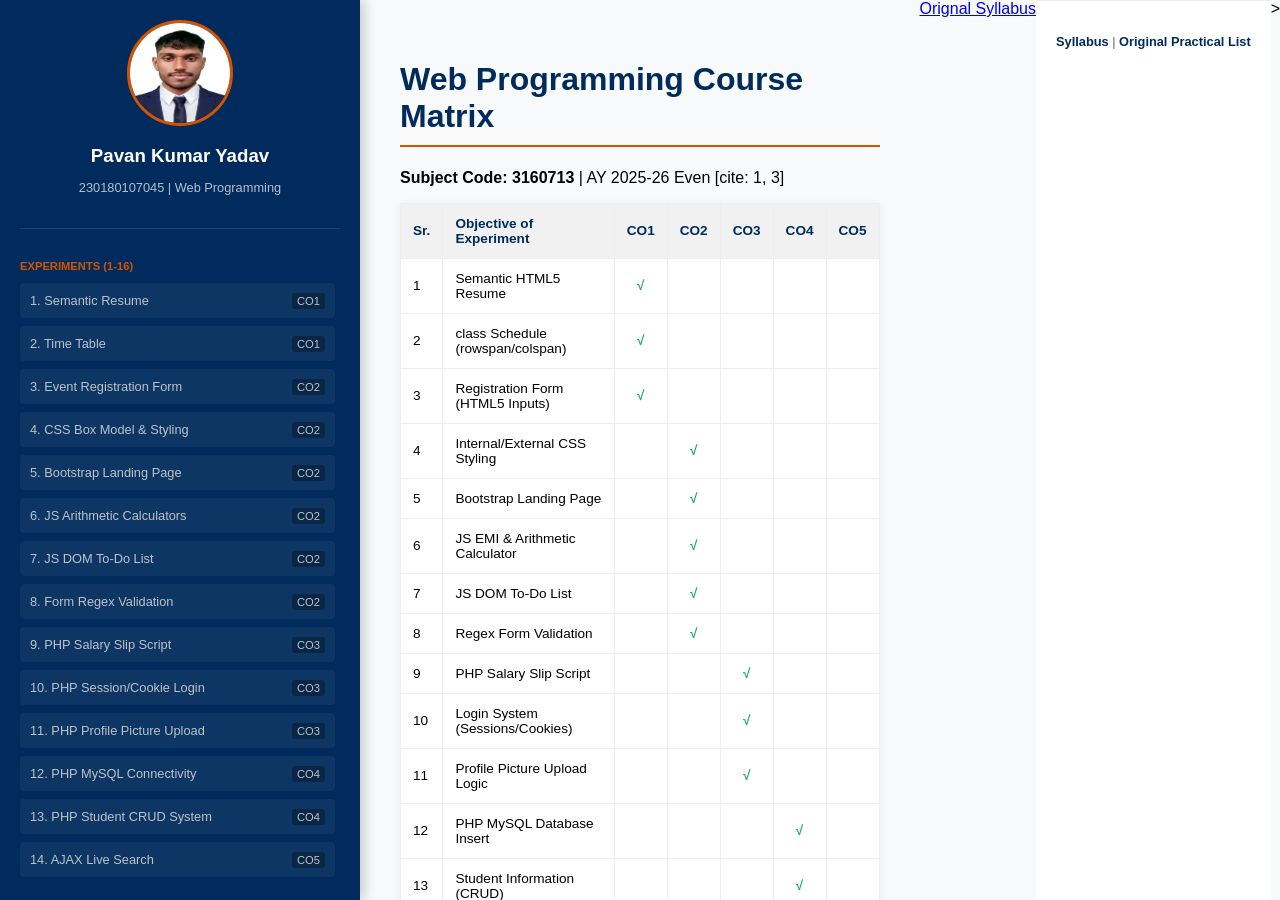
<file: index.html>
<!DOCTYPE html>
<html lang="en">

<head>
    <meta charset="UTF-8">
    <meta name="viewport" content="width=device-width, initial-scale=1.0">
    <title>Web Programming Dashboard | Pavan Kumar Yadav</title>
    <style>
        :root {
            --sidebar-blue: #002b5c;
            --accent: #d35400;
            --light-bg: #f8f9fa;
        }

        body {
            font-family: 'Segoe UI', sans-serif;
            margin: 0;
            display: flex;
            height: 100vh;
            background-color: var(--light-bg);
        }

        /* Sidebar with Scrollable Navigation */
        aside {
            width: 320px;
            background-color: var(--sidebar-blue);
            color: white;
            padding: 20px;
            display: flex;
            flex-direction: column;
            box-shadow: 4px 0 12px rgba(0, 0, 0, 0.2);
        }

        .profile-card {
            text-align: center;
            padding-bottom: 20px;
            border-bottom: 1px solid rgba(255, 255, 255, 0.1);
            margin-bottom: 20px;
        }

        .profile-card img {
            width: 100px;
            height: 100px;
            border-radius: 50%;
            border: 3px solid var(--accent);
            margin-bottom: 10px;
        }

        nav {
            overflow-y: auto;
            /* Enables scrolling for the 16 links */
            flex-grow: 1;
            padding-right: 5px;
        }

        nav::-webkit-scrollbar {
            width: 5px;
        }

        nav::-webkit-scrollbar-thumb {
            background: rgba(255, 255, 255, 0.2);
            border-radius: 10px;
        }

        nav ul {
            list-style: none;
            padding: 0;
            margin: 0;
        }

        nav li {
            margin-bottom: 8px;
        }

        nav a {
            color: #bdc3c7;
            text-decoration: none;
            font-size: 0.8rem;
            display: block;
            padding: 10px;
            background: rgba(255, 255, 255, 0.05);
            border-radius: 4px;
            transition: 0.2s;
        }

        nav a:hover {
            background: var(--accent);
            color: white;
            transform: translateX(5px);
        }

        .co-tag {
            float: right;
            font-size: 0.7rem;
            background: rgba(0, 0, 0, 0.3);
            padding: 2px 5px;
            border-radius: 3px;
        }

        /* Main Content */
        main {
            flex: 1;
            padding: 40px;
            overflow-y: auto;
        }

        h1 {
            color: var(--sidebar-blue);
            border-bottom: 2px solid var(--accent);
            padding-bottom: 10px;
        }

        table {
            width: 100%;
            border-collapse: collapse;
            background: white;
            box-shadow: 0 2px 10px rgba(0, 0, 0, 0.05);
        }

        th,
        td {
            padding: 12px;
            border: 1px solid #eee;
            font-size: 0.85rem;
            text-align: left;
        }

        th {
            background: #f1f1f1;
            color: var(--sidebar-blue);
        }

        .tick {
            color: #27ae60;
            font-weight: bold;
            text-align: center;
        }

        .dashboard-footer {
            text-align: center;
            padding: 20px;
            background: #fff;
            border-top: 1px solid #eee;
            font-size: 0.8rem;
            color: #666;
        }

        .dashboard-footer a {
            color: var(--sidebar-blue);
            text-decoration: none;
            font-weight: bold;
        }
    </style>
</head>

<body>

    <aside>
        <div class="profile-card">
            <img src="pavan.jpg" alt="Pavan Yadav">
            <h3 style="margin:5px 0;">Pavan Kumar Yadav</h3>
            <p style="font-size:0.8rem; opacity:0.7;">230180107045 | Web Programming</p>
        </div>

        <nav>
            <p style="color:var(--accent); font-weight:bold; font-size:0.7rem; text-transform:uppercase;">Experiments
                (1-16)</p>
            <ul>
                <li><a href="exp1.html">1. Semantic Resume <span class="co-tag">CO1</span></a></li>
                <li><a href="exp2.html">2. Time Table <span class="co-tag">CO1</span></a></li>
                <li><a href="exp3.html">3. Event Registration Form <span class="co-tag">CO2</span></a></li>
                <li><a href="exp4.html">4. CSS Box Model & Styling <span class="co-tag">CO2</span></a></li>
                <li><a href="exp5.html">5. Bootstrap Landing Page <span class="co-tag">CO2</span></a></li>
                <li><a href="exp6.html">6. JS Arithmetic Calculators <span class="co-tag">CO2</span></a></li>
                <li><a href="exp7.html">7. JS DOM To-Do List <span class="co-tag">CO2</span></a></li>
                <li><a href="exp8.html">8. Form Regex Validation <span class="co-tag">CO2</span></a></li>
                <li><a href="exp9.php">9. PHP Salary Slip Script <span class="co-tag">CO3</span></a></li>
                <li><a href="exp10.php">10. PHP Session/Cookie Login <span class="co-tag">CO3</span></a></li>
                <li><a href="exp11.php">11. PHP Profile Picture Upload <span class="co-tag">CO3</span></a></li>
                <li><a href="exp12.php">12. PHP MySQL Connectivity <span class="co-tag">CO4</span></a></li>
                <li><a href="exp13.php">13. PHP Student CRUD System <span class="co-tag">CO4</span></a></li>
                <li><a href="exp14.html">14. AJAX Live Search <span class="co-tag">CO5</span></a></li>
                <li><a href="exp15.html">15. jQuery Image Carousel <span class="co-tag">CO5</span></a></li>
                <li><a href="exp16.html">16. PHP REST API (JSON) <span class="co-tag">CO5</span></a></li>
            </ul>
        </nav>
    </aside>

    <main>
        <h1>Web Programming Course Matrix</h1>
        <p><strong>Subject Code: 3160713</strong> | AY 2025-26 Even [cite: 1, 3]</p>

        <table>
            <thead>
                <tr>
                    <th>Sr.</th>
                    <th>Objective of Experiment</th>
                    <th>CO1</th>
                    <th>CO2</th>
                    <th>CO3</th>
                    <th>CO4</th>
                    <th>CO5</th>
                </tr>
            </thead>
            <tbody>
                <tr>
                    <td>1</td>
                    <td>Semantic HTML5 Resume </td>
                    <td class="tick">√</td>
                    <td></td>
                    <td></td>
                    <td></td>
                    <td></td>
                </tr>
                <tr>
                    <td>2</td>
                    <td>class Schedule (rowspan/colspan) </td>
                    <td class="tick">√</td>
                    <td></td>
                    <td></td>
                    <td></td>
                    <td></td>
                </tr>
                <tr>
                    <td>3</td>
                    <td>Registration Form (HTML5 Inputs) </td>
                    <td class="tick">√</td>
                    <td></td>
                    <td></td>
                    <td></td>
                    <td></td>
                </tr>
                <tr>
                    <td>4</td>
                    <td>Internal/External CSS Styling </td>
                    <td></td>
                    <td class="tick">√</td>
                    <td></td>
                    <td></td>
                    <td></td>
                </tr>
                <tr>
                    <td>5</td>
                    <td>Bootstrap Landing Page </td>
                    <td></td>
                    <td class="tick">√</td>
                    <td></td>
                    <td></td>
                    <td></td>
                </tr>
                <tr>
                    <td>6</td>
                    <td>JS EMI & Arithmetic Calculator </td>
                    <td></td>
                    <td class="tick">√</td>
                    <td></td>
                    <td></td>
                    <td></td>
                </tr>
                <tr>
                    <td>7</td>
                    <td>JS DOM To-Do List </td>
                    <td></td>
                    <td class="tick">√</td>
                    <td></td>
                    <td></td>
                    <td></td>
                </tr>
                <tr>
                    <td>8</td>
                    <td>Regex Form Validation </td>
                    <td></td>
                    <td class="tick">√</td>
                    <td></td>
                    <td></td>
                    <td></td>
                </tr>
                <tr>
                    <td>9</td>
                    <td>PHP Salary Slip Script </td>
                    <td></td>
                    <td></td>
                    <td class="tick">√</td>
                    <td></td>
                    <td></td>
                </tr>
                <tr>
                    <td>10</td>
                    <td>Login System (Sessions/Cookies) </td>
                    <td></td>
                    <td></td>
                    <td class="tick">√</td>
                    <td></td>
                    <td></td>
                </tr>
                <tr>
                    <td>11</td>
                    <td>Profile Picture Upload Logic </td>
                    <td></td>
                    <td></td>
                    <td class="tick">√</td>
                    <td></td>
                    <td></td>
                </tr>
                <tr>
                    <td>12</td>
                    <td>PHP MySQL Database Insert </td>
                    <td></td>
                    <td></td>
                    <td></td>
                    <td class="tick">√</td>
                    <td></td>
                </tr>
                <tr>
                    <td>13</td>
                    <td>Student Information (CRUD) </td>
                    <td></td>
                    <td></td>
                    <td></td>
                    <td class="tick">√</td>
                    <td></td>
                </tr>
                <tr>
                    <td>14</td>
                    <td>AJAX Live Search Feature </td>
                    <td></td>
                    <td></td>
                    <td></td>
                    <td></td>
                    <td class="tick">√</td>
                </tr>
                <tr>
                    <td>15</td>
                    <td>jQuery Responsive Carousel </td>
                    <td></td>
                    <td></td>
                    <td></td>
                    <td></td>
                    <td class="tick">√</td>
                </tr>
                <tr>
                    <td>16</td>
                    <td>PHP REST API (JSON) </td>
                    <td></td>
                    <td></td>
                    <td></td>
                    <td></td>
                    <td class="tick">√</td>
                </tr>
            </tbody>
        </table>
    </main>
    <boby>
        <a href="https://s3-ap-southeast-1.amazonaws.com/gtusitecirculars/Syallbus/3151606.pdf">Orignal Syllabus</a>
    </boby>

    <footer class="dashboard-footer">
        <p><a href="#">Syllabus</a> | <a href="#">Original Practical List</a></p>
    </footer>

</body>

</html>>
</file>
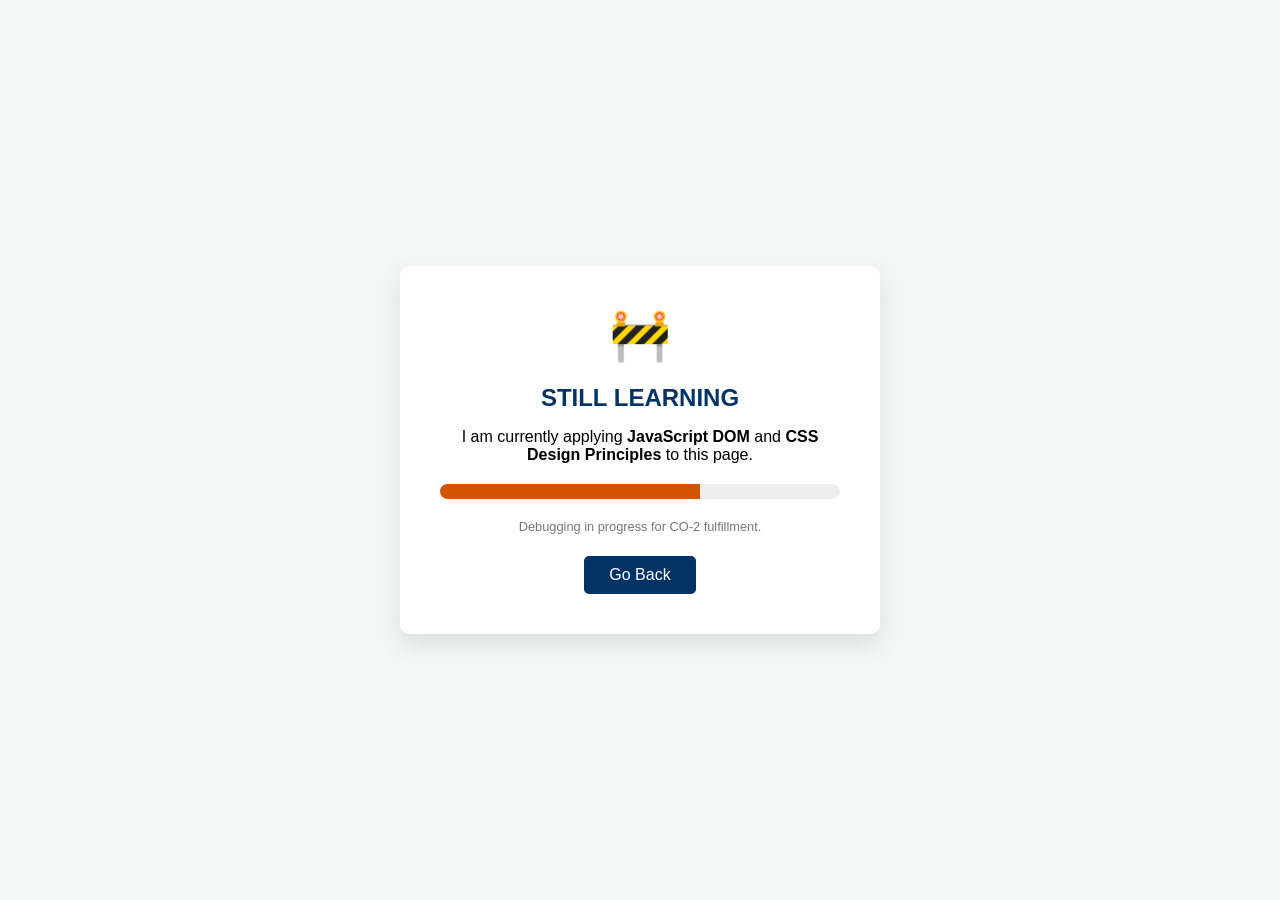
<file: coming_soon.html>
<!DOCTYPE html>
<html lang="en">

<head>
    <meta charset="UTF-8">
    <meta name="viewport" content="width=device-width, initial-scale=1.0">
    <title>Work in Progress | Pavan Yadav</title>
    <style>
        body {
            font-family: 'Segoe UI', sans-serif;
            background-color: #f4f7f6;
            display: flex;
            justify-content: center;
            align-items: center;
            height: 100vh;
            margin: 0;
        }

        .card {
            background: white;
            padding: 40px;
            border-radius: 10px;
            box-shadow: 0 10px 25px rgba(0, 0, 0, 0.1);
            text-align: center;
            max-width: 400px;
        }

        .icon {
            font-size: 50px;
            margin-bottom: 20px;
        }

        h2 {
            color: #003366;
            margin-bottom: 10px;
        }

        .progress-bar {
            background: #eee;
            border-radius: 20px;
            height: 15px;
            width: 100%;
            margin: 20px 0;
            overflow: hidden;
        }

        .progress-fill {
            background: #d35400;
            width: 65%;
            /* Adjust based on your progress */
            height: 100%;
            animation: pulse 2s infinite;
        }

        @keyframes pulse {
            0% {
                opacity: 1;
            }

            50% {
                opacity: 0.6;
            }

            100% {
                opacity: 1;
            }
        }

        .btn {
            background: #003366;
            color: white;
            text-decoration: none;
            padding: 10px 25px;
            border-radius: 5px;
            display: inline-block;
            margin-top: 10px;
        }
    </style>
</head>

<body>
    <div class="card">
        <div class="icon">🚧</div>
        <h2>STILL LEARNING</h2>
        <p>I am currently applying <strong>JavaScript DOM</strong> and <strong>CSS Design Principles</strong> to this
            page.</p>
        <div class="progress-bar">
            <div class="progress-fill"></div>
        </div>
        <p style="font-size: 0.8rem; color: #777;">Debugging in progress for CO-2 fulfillment.</p>
        <a href="index.html" class="btn">Go Back</a>
    </div>
</body>

</html>
</file>
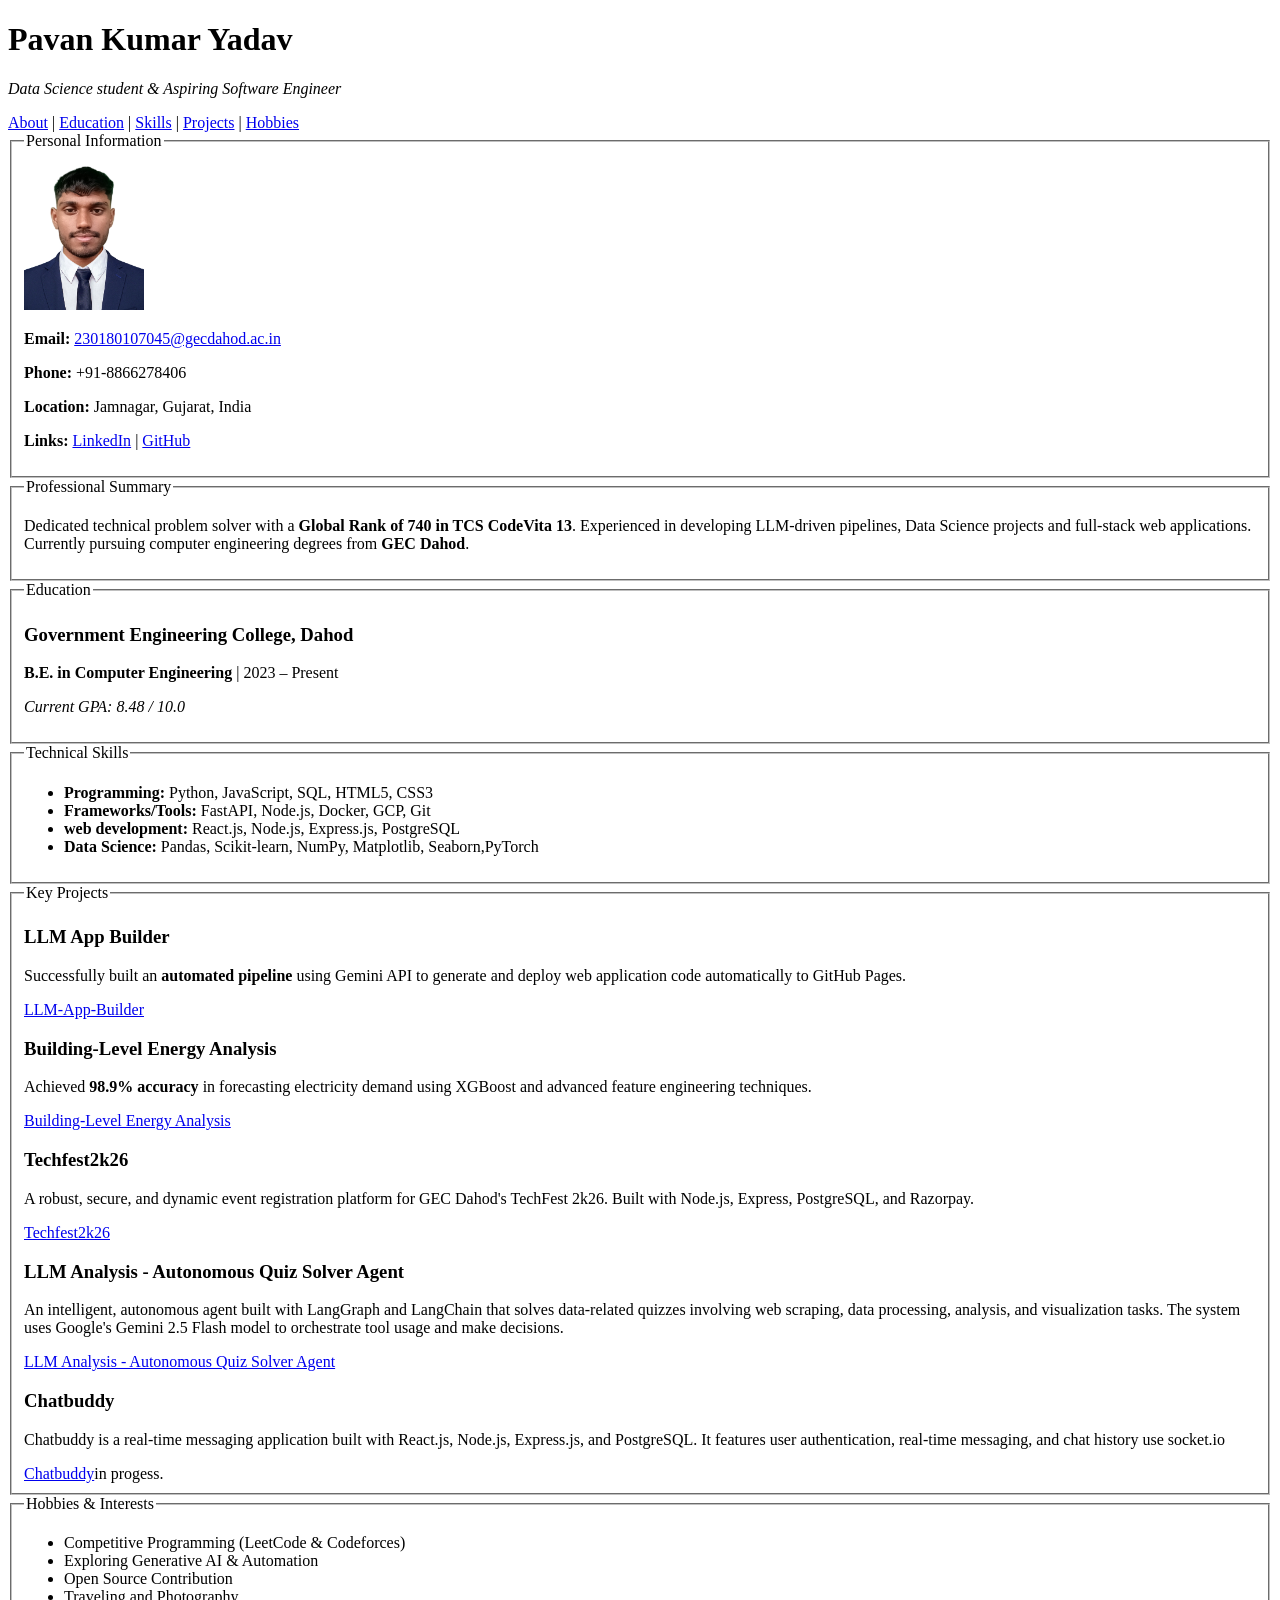
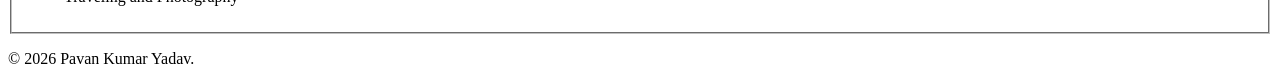
<file: exp1.html>
<!DOCTYPE html>
<html lang="en">

<head>

    <title>Professional Resume - Pavan Kumar Yadav</title>
</head>

<body>

    <header>
        <h1>Pavan Kumar Yadav</h1>
        <p><em>Data Science student & Aspiring Software Engineer</em></p>
    </header>

    <nav>
        <a href="#about">About</a> |
        <a href="#education">Education</a> |
        <a href="#skills">Skills</a> |
        <a href="#projects">Projects</a> |
        <a href="#hobbies">Hobbies</a>
    </nav>

    <fieldset id="about">
        <legend>Personal Information</legend>
        <div>
            <img src="pavan.jpg" alt="Pavan Kumar Yadav Profile" width="120">
            <p><strong>Email:</strong> <a href="mailto:230180107045@gecdahod.ac.in">230180107045@gecdahod.ac.in</a></p>
            <p><strong>Phone:</strong> +91-8866278406</p>
            <p><strong>Location:</strong> Jamnagar, Gujarat, India</p>
            <p><strong>Links:</strong>
                <a href="https://linkedin.com/in/pavan-kumar-yadav-634904363/">LinkedIn</a> |
                <a href="https://github.com/PAVAN2005-LAB">GitHub</a>
            </p>
        </div>

    </fieldset>

    <fieldset id="summary">
        <legend>Professional Summary</legend>
        <p>Dedicated technical problem solver with a <strong>Global Rank of 740 in TCS CodeVita 13</strong>.
            Experienced in developing LLM-driven pipelines, Data Science projects and full-stack web applications.
            Currently pursuing
            computer engineering degrees from <strong>GEC Dahod</strong>.</p>
    </fieldset>

    <fieldset id="education">
        <legend>Education</legend>
        <article>
            <h3>Government Engineering College, Dahod</h3>
            <p><strong>B.E. in Computer Engineering</strong> | 2023 – Present</p>
            <p><em>Current GPA: 8.48 / 10.0</em></p>
        </article>
    </fieldset>

    <fieldset id="skills">
        <legend>Technical Skills</legend>
        <ul>
            <li><strong>Programming:</strong> Python, JavaScript, SQL, HTML5, CSS3</li>
            <li><strong>Frameworks/Tools:</strong> FastAPI, Node.js, Docker, GCP, Git</li>
            <li><strong>web development:</strong> React.js, Node.js, Express.js, PostgreSQL</li>
            <li><strong>Data Science:</strong> Pandas, Scikit-learn, NumPy, Matplotlib, Seaborn,PyTorch</li>
        </ul>
    </fieldset>

    <fieldset id="projects">
        <legend>Key Projects</legend>
        <article>
            <h3>LLM App Builder</h3>
            <p>Successfully built an <strong>automated pipeline</strong> using Gemini API to generate and deploy
                web application code automatically to GitHub Pages.</p>
            <a href="https://github.com/PAVAN2005-LAB/TDS_P1_SEP_2025">LLM-App-Builder</a>
        </article>
        <article>
            <h3>Building-Level Energy Analysis</h3>
            <p>Achieved <strong>98.9% accuracy</strong> in forecasting electricity demand using XGBoost and
                advanced feature engineering techniques.</p>
            <a href="https://github.com/PAVAN2005-LAB/Energy_Consumption_Analysis">Building-Level Energy Analysis</a>
        </article>
        <article>
            <h3>Techfest2k26</h3>
            <p>A robust, secure, and dynamic event registration platform for GEC Dahod's TechFest 2k26.
                Built with Node.js, Express, PostgreSQL, and Razorpay.</p>
            <a href="https://github.com/PAVAN2005-LAB/Techfest2k26">Techfest2k26</a>
        </article>
        <article>
            <h3>LLM Analysis - Autonomous Quiz Solver Agent</h3>
            <p>An intelligent, autonomous agent built with LangGraph and LangChain that solves data-related quizzes
                involving web scraping, data processing, analysis, and visualization tasks.
                The system uses Google's Gemini 2.5 Flash model to orchestrate tool usage and make decisions.</p>
            <a href="https://github.com/PAVAN2005-LAB/TDS_P2_SEP_2025">LLM Analysis - Autonomous Quiz Solver Agent</a>
        </article>
        <article>
            <h3>Chatbuddy</h3>
            <p>Chatbuddy is a real-time messaging application built with React.js, Node.js, Express.js, and PostgreSQL.
                It features user authentication, real-time messaging, and chat history use socket.io </p>
            <a href="#">Chatbuddy</a>in progess.
        </article>
    </fieldset>

    <fieldset id="hobbies">
        <legend>Hobbies & Interests</legend>
        <ul>
            <li>Competitive Programming (LeetCode & Codeforces)</li>
            <li>Exploring Generative AI & Automation</li>
            <li>Open Source Contribution</li>
            <li>Traveling and Photography</li>
        </ul>
    </fieldset>

    <footer>
        <p>&copy; 2026 Pavan Kumar Yadav. </p>
    </footer>

</body>

</html>
</file>
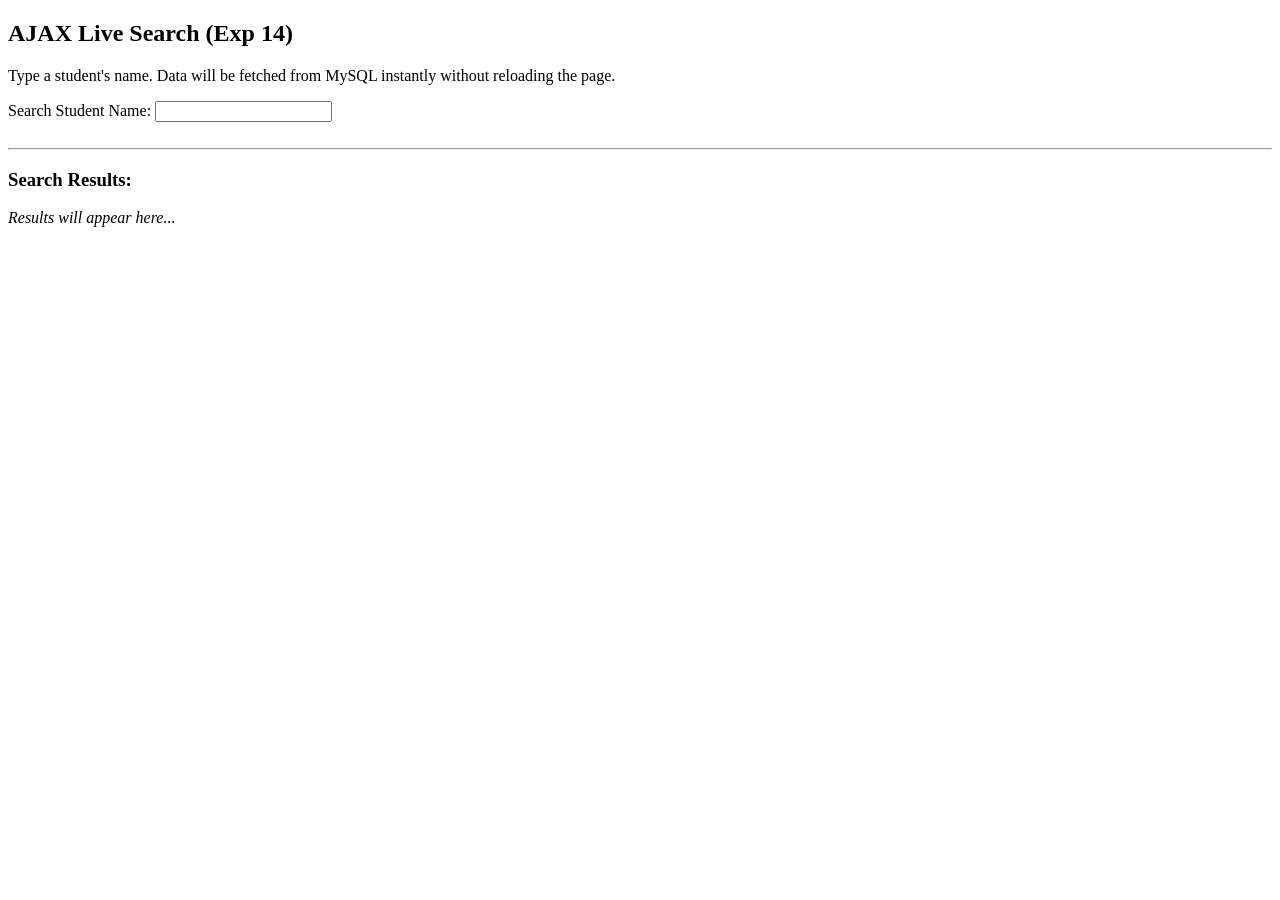
<file: exp14.html>
<!DOCTYPE html>
<html>
<head>
    <title>Exp 14 - AJAX Live Search</title>
</head>
<body>

    <h2>AJAX Live Search (Exp 14)</h2>
    <p>Type a student's name. Data will be fetched from MySQL instantly without reloading the page.</p>

    <!-- The onkeyup event triggers the JavaScript function every time you press a key -->
    Search Student Name: 
    <input type="text" id="searchBox" onkeyup="liveSearch()">
    
    <br><br>
    <hr>
    
    <h3>Search Results:</h3>
    <!-- The JavaScript will grab database results and inject them inside this DIV -->
    <div id="results">
        <i>Results will appear here...</i>
    </div>

    <script>
    // Traditional AJAX implementation
    function liveSearch() {
        
        // 1. Get the text currently inside the input box
        var inputString = document.getElementById("searchBox").value;
        
        // 2. If the user clears the box, empty the results div to hide old searches
        if (inputString.length == 0) {
            document.getElementById("results").innerHTML = "<i>Results will appear here...</i>";
            return;
        }
        
        // 3. Create the 'XMLHttpRequest' object (The heart of AJAX)
        var xmlhttp = new XMLHttpRequest();
        
        // 4. Define what AJAX should do when it finally receives an answer from PHP
        xmlhttp.onreadystatechange = function() {
            // readyState 4 means 'Request Finished' and status 200 means 'OK'
            if (this.readyState == 4 && this.status == 200) {
                // Take the PHP answer and print it into the div
                document.getElementById("results").innerHTML = this.responseText;
            }
        };
        
        // 5. Open connection to our backend PHP file, appending the typed word into the URL
        xmlhttp.open("GET", "exp14_backend.php?query=" + inputString, true);
        
        // 6. Send the request
        xmlhttp.send();
    }
    </script>

</body>
</html>
</file>
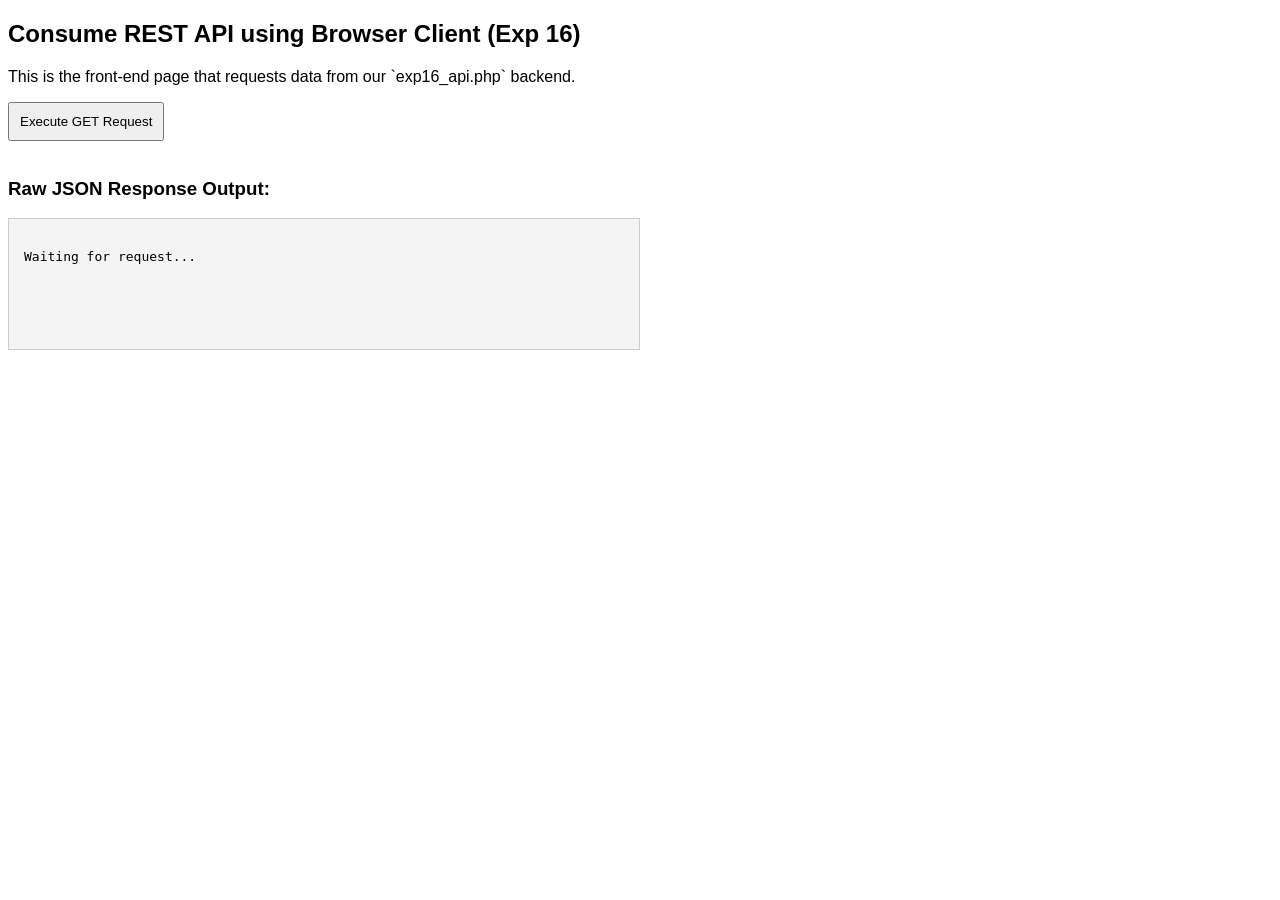
<file: exp16.html>
<!DOCTYPE html>
<html>
<head>
    <title>Exp 16 - REST API Consumer</title>
</head>
<body style="font-family: Arial, sans-serif;">

    <h2>Consume REST API using Browser Client (Exp 16)</h2>
    <p>This is the front-end page that requests data from our `exp16_api.php` backend.</p>
    
    <button onclick="callAPI()" style="padding: 10px; cursor: pointer;">Execute GET Request</button>
    
    <br><br>
    
    <h3>Raw JSON Response Output:</h3>
    <!-- The white-space: pre-wrap CSS preserves the JSON block format so it looks exactly like Postman output! -->
    <div id="api-response" style="background:#f4f4f4; padding:15px; border:1px solid #ccc; width: 600px; min-height: 100px; white-space: pre-wrap; font-family: monospace;">
Waiting for request...
    </div>

    <script>
    function callAPI() {
        // We use the modern 'fetch()' browser API to place the GET Request to our specific file
        fetch('exp16_api.php')
            .then(function(response) {
                // Ensure the response is digested strictly as a JSON object
                return response.json();
            })
            .then(function(data) {
                // Formatting the JSON object into a visually spaced string (4 spaces) 
                var formattedJSON = JSON.stringify(data, null, 4);
                
                // Print the raw formatted code onto the screen
                document.getElementById('api-response').innerHTML = formattedJSON;
            })
            .catch(function(error) {
                // Error catching code if the PHP file crashed
                document.getElementById('api-response').innerHTML = "ERROR: Could not fetch API. \n" + error;
            });
    }
    </script>

</body>
</html>
</file>
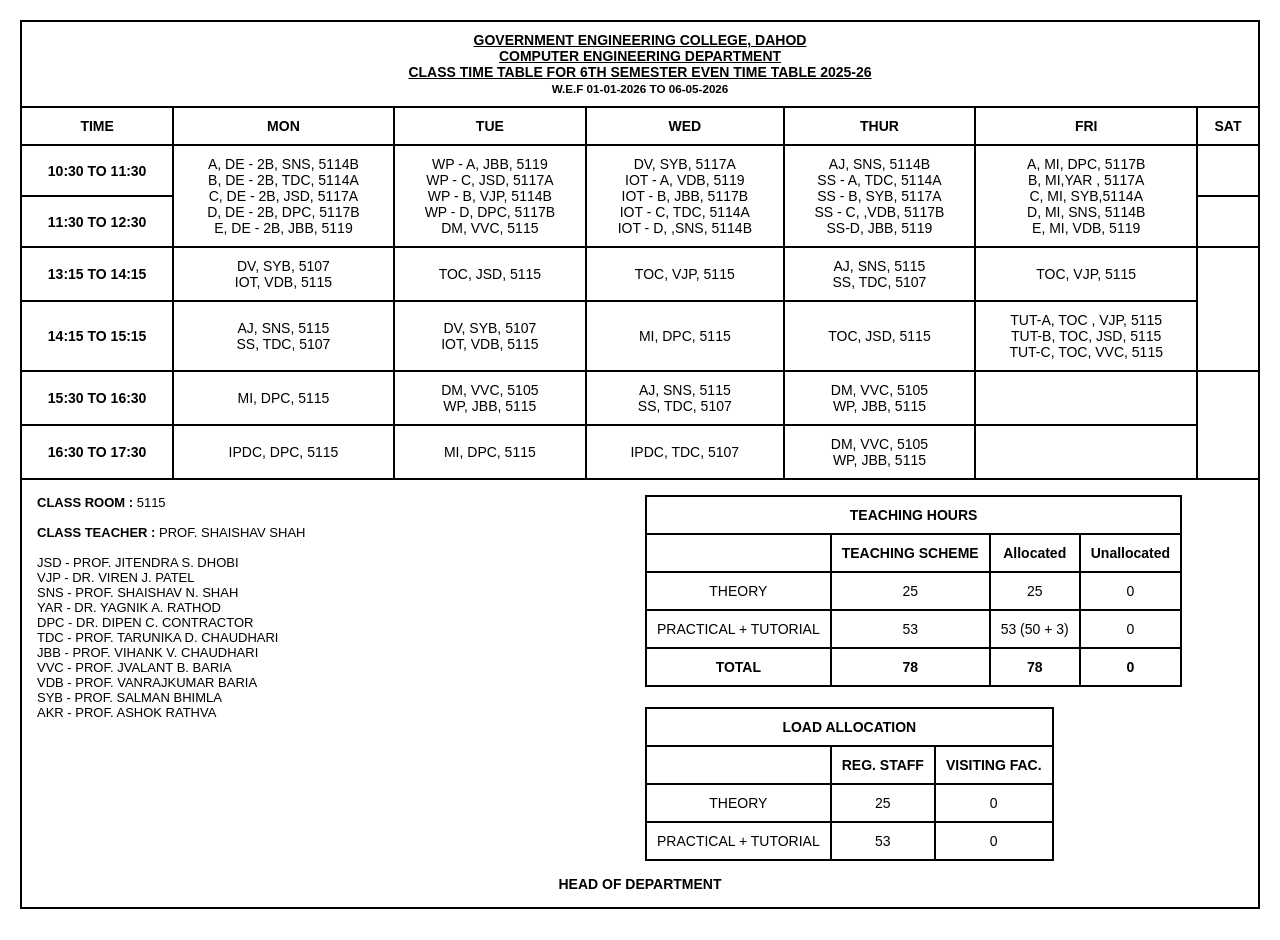
<file: exp2.html>
<!DOCTYPE html>
<html>

<head>
    <title>Time Table For 6th semester even term 2025-26</title>
    <style>
        body {
            margin: 10px;
            padding: 10px;
            ;
            height: 100vh;
        }

        table,
        th,
        td {
            font-family: Verdana, Geneva, Tahoma, sans-serif;
            border: 1px solid black;
            text-align: center;
            border-spacing: 0px;
            font-size: 14px;

        }
    </style>
</head>

<body>
    <table cellspacing="0" cellpadding="10" style="width: 100%;">
        <tr>
            <th colspan="7"><u>GOVERNMENT ENGINEERING COLLEGE, DAHOD<br>COMPUTER ENGINEERING DEPARTMENT<br>CLASS TIME
                    TABLE FOR 6TH SEMESTER EVEN TIME TABLE 2025-26</u><br><small>W.E.F 01-01-2026 TO 06-05-2026<small>
            </th>
        </tr>
        <tr>
            <th>TIME</th>
            <th>MON</th>
            <th>TUE</th>
            <th>WED</th>
            <th>THUR</th>
            <th>FRI</th>
            <th>SAT</th>
        </tr>
        <tr>
            <th>10:30 TO 11:30</th>
            <td rowspan="2">A, DE - 2B, SNS, 5114B<br>
                B, DE - 2B, TDC, 5114A<br>
                C, DE - 2B, JSD, 5117A<br>
                D, DE - 2B, DPC, 5117B<br>
                E, DE - 2B, JBB, 5119
            </td>
            <td rowspan="2">WP - A, JBB, 5119<br>
                WP - C, JSD, 5117A<br>
                WP - B, VJP, 5114B<br>
                WP - D, DPC, 5117B<br>
                DM, VVC, 5115
            </td>
            <td rowspan="2">DV, SYB, 5117A<br>
                IOT - A, VDB, 5119<br>
                IOT - B, JBB, 5117B<br>
                IOT - C, TDC, 5114A<br>
                IOT - D, ,SNS, 5114B<br>
            </td>
            <td rowspan="2">AJ, SNS, 5114B<br>
                SS - A, TDC, 5114A<br>
                SS - B, SYB, 5117A<br>
                SS - C, ,VDB, 5117B<br>
                SS-D, JBB, 5119
            </td>
            <td rowspan="2">A, MI, DPC, 5117B<br>
                B, MI,YAR , 5117A<br>
                C, MI, SYB,5114A<br>
                D, MI, SNS, 5114B<br>
                E, MI, VDB, 5119<br>
            </td>
            <td></td>
        </tr>
        <tr>
            <th>11:30 TO 12:30</th>
            <td></td>
        </tr>
        <tr>
            <th>13:15 TO 14:15</th>
            <td>DV, SYB, 5107<br>
                IOT, VDB, 5115
            </td>
            <td>TOC, JSD, 5115</td>
            <td>TOC, VJP, 5115</td>
            <td>AJ, SNS, 5115<br>
                SS, TDC, 5107
            </td>
            <td>TOC, VJP, 5115</td>
            <td rowspan="2"></td>
        </tr>
        <tr>
            <th>14:15 TO 15:15</th>
            <td>AJ, SNS, 5115<br>
                SS, TDC, 5107
            </td>
            <td>DV, SYB, 5107<br>
                IOT, VDB, 5115
            </td>
            <td>MI, DPC, 5115</td>
            <td>TOC, JSD, 5115</td>
            <td>TUT-A, TOC , VJP, 5115<br>
                TUT-B, TOC, JSD, 5115<br>
                TUT-C, TOC, VVC, 5115
            </td>
        </tr>
        <tr>
            <th>15:30 TO 16:30</th>
            <td>MI, DPC, 5115</td>
            <td>DM, VVC, 5105<br>
                WP, JBB, 5115
            </td>
            <td>AJ, SNS, 5115<br>
                SS, TDC, 5107
            </td>
            <td>DM, VVC, 5105<br>
                WP, JBB, 5115
            </td>
            <td></td>
            <td rowspan="2"></td>
        </tr>
        <tr>
            <th>16:30 TO 17:30</th>
            <td>IPDC, DPC, 5115</td>
            <td>MI, DPC, 5115</td>
            <td>IPDC, TDC, 5107</td>
            <td>DM, VVC, 5105<br>
                WP, JBB, 5115
            </td>
            <td></td>
        </tr>
        <tr>
            <td colspan="7" style="padding: 15px ;">

                <div style="display:flex; justify-content:space-between; gap:10px;">

                    <!-- LEFT TEXT -->
                    <div style="flex:1; text-align:left; font-size:13px;">
                        <b>CLASS ROOM :</b> 5115<br><br>

                        <b>CLASS TEACHER :</b> PROF. SHAISHAV SHAH<br><br>

                        JSD - PROF. JITENDRA S. DHOBI<br>
                        VJP - DR. VIREN J. PATEL<br>
                        SNS - PROF. SHAISHAV N. SHAH<br>
                        YAR - DR. YAGNIK A. RATHOD<br>
                        DPC - DR. DIPEN C. CONTRACTOR<br>
                        TDC - PROF. TARUNIKA D. CHAUDHARI<br>
                        JBB - PROF. VIHANK V. CHAUDHARI<br>
                        VVC - PROF. JVALANT B. BARIA<br>
                        VDB - PROF. VANRAJKUMAR BARIA<br>
                        SYB - PROF. SALMAN BHIMLA<br>
                        AKR - PROF. ASHOK RATHVA
                    </div>

                    <!-- RIGHT SIDE TABLES -->
                    <div style="flex:1;">

                        <!-- TEACHING HOURS -->
                        <table cellspacing="0" cellpadding="10" style=" margin-bottom:20px;">
                            <tr>
                                <th colspan="4">TEACHING HOURS</th>
                            </tr>
                            <tr>
                                <th></th>
                                <th>TEACHING SCHEME</th>
                                <th>Allocated</th>
                                <th>Unallocated</th>
                            </tr>
                            <tr>
                                <td>THEORY</td>
                                <td>25</td>
                                <td>25</td>
                                <td>0</td>
                            </tr>
                            <tr>
                                <td>PRACTICAL + TUTORIAL</td>
                                <td>53</td>
                                <td>53 (50 + 3)</td>
                                <td>0</td>
                            </tr>
                            <tr>
                                <td><b>TOTAL</b></td>
                                <td><b>78</b></td>
                                <td><b>78</b></td>
                                <td><b>0</b></td>
                            </tr>
                        </table>

                        <!-- LOAD ALLOCATION -->
                        <table cellspacing="0" cellpadding="10">
                            <tr>
                                <th colspan="3">LOAD ALLOCATION</th>
                            </tr>
                            <tr>
                                <th></th>
                                <th>REG. STAFF</th>
                                <th>VISITING FAC.</th>
                            </tr>
                            <tr>
                                <td>THEORY</td>
                                <td>25</td>
                                <td>0</td>
                            </tr>
                            <tr>
                                <td>PRACTICAL + TUTORIAL</td>
                                <td>53</td>
                                <td>0</td>
                            </tr>
                        </table>

                    </div>
                </div>
                <p colspan="7" style="text-align:center; font-weight:bold; margin: 15PX 0 0 0;;">HEAD OF DEPARTMENT</p>
            </td>
        </tr>
    </table>
</body>

</html>
</file>
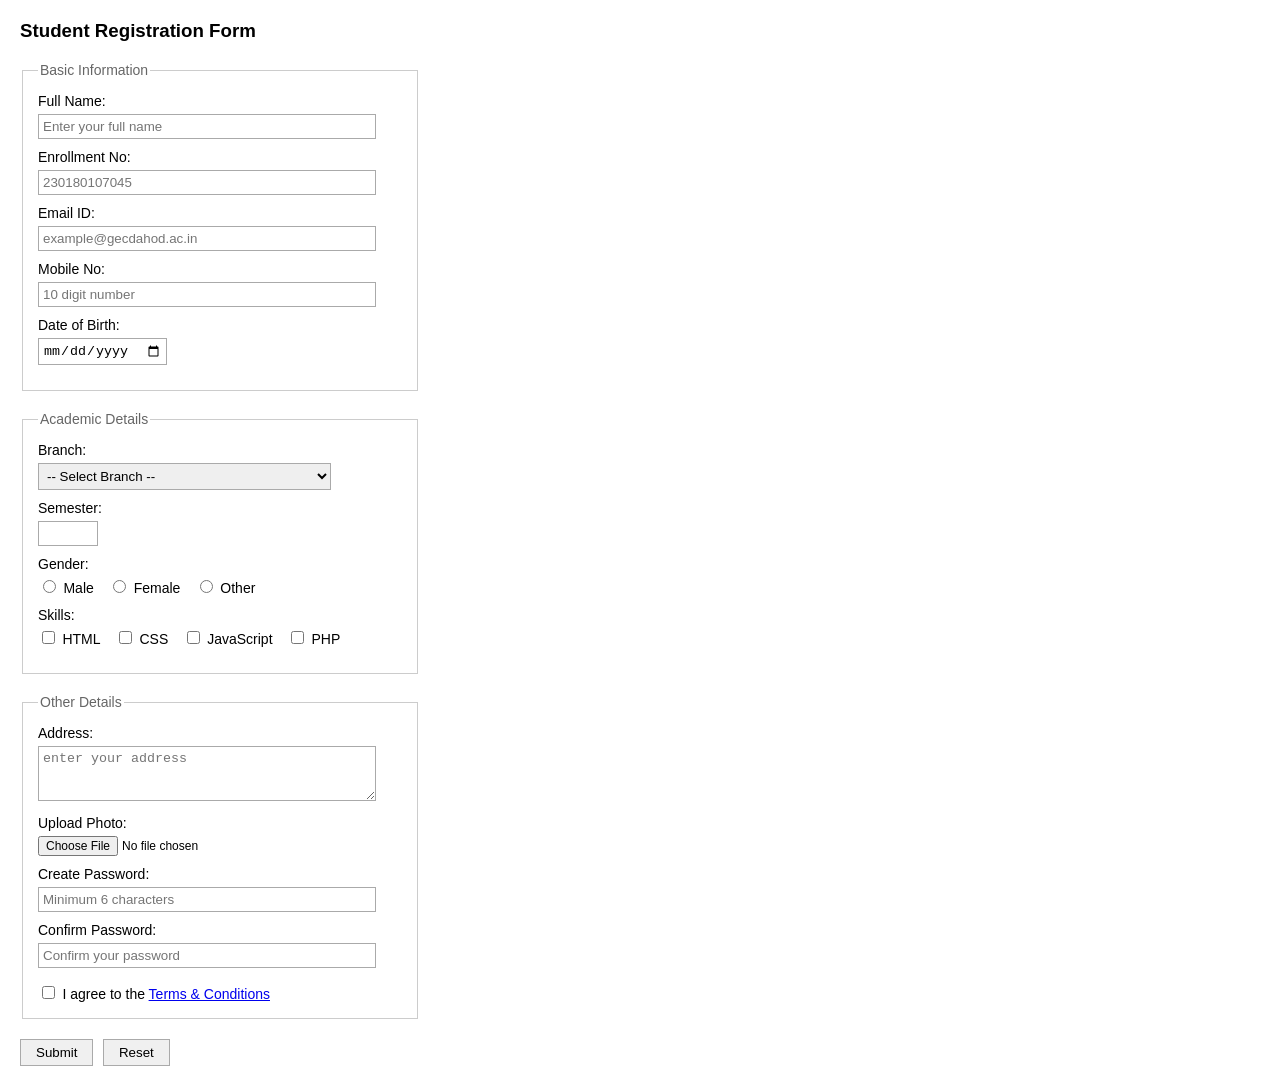
<file: exp3.html>
<!DOCTYPE html>
<html lang="en">

<head>

    <title>Student Registration Form</title>
</head>

<body style="font-family: Arial, sans-serif; margin: 20px;">

    <h3 style="margin-bottom: 20px;">Student Registration Form</h3>

    <form action="#" method="post" style="width: 400px;">

        <!-- Basic Information Section -->
        <fieldset style="border: 1px solid #ccc; padding: 15px; margin-bottom: 20px;">
            <legend style="color: #666; font-size: 14px;">Basic Information</legend>

            <div style="margin-bottom: 10px;">
                <label for="fullName" style="display: block; font-size: 14px; margin-bottom: 5px;">Full Name:</label>
                <input type="text" id="fullName" name="fullName" placeholder="Enter your full name" pattern="[A-Za-z ]+"
                    required style="width: 90%; padding: 4px; border: 1px solid #aaa;">
            </div>
            <div style="margin-bottom: 10px;">
                <label for="enrollmentNo" style="display: block; font-size: 14px; margin-bottom: 5px;">Enrollment
                    No:</label>
                <input type="text" id="enrollmentNo" name="enrollmentNo" placeholder="230180107045" pattern="[0-9]{12}"
                    required style="width: 90%; padding: 4px; border: 1px solid #aaa;">
            </div>

            <div style="margin-bottom: 10px;">
                <label for="email" style="display: block; font-size: 14px; margin-bottom: 5px;">Email ID:</label>
                <input type="email" id="email" name="email" placeholder="example@gecdahod.ac.in"
                    pattern="[a-z0-9._%+\-]+@gecdahod\.ac\.in"
                    title="Please enter a valid @gecdahod.ac.in email address" required
                    style="width: 90%; padding: 4px; border: 1px solid #aaa;">
            </div>

            <div style="margin-bottom: 10px;">
                <label for="mobileNo" style="display: block; font-size: 14px; margin-bottom: 5px;">Mobile No:</label>
                <input type="tel" id="mobileNo" name="mobileNo" placeholder="10 digit number" pattern="[0-9]{10}"
                    required style="width: 90%; padding: 4px; border: 1px solid #aaa;">
            </div>

            <div style="margin-bottom: 10px;">
                <label for="dob" style="display: block; font-size: 14px; margin-bottom: 5px;">Date of Birth:</label>
                <input type="date" id="dob" name="dob" style="padding: 4px; border: 1px solid #aaa;">
            </div>
        </fieldset>

        <!-- Academic Details Section -->
        <fieldset style="border: 1px solid #ccc; padding: 15px; margin-bottom: 20px;">
            <legend style="color: #666; font-size: 14px;">Academic Details</legend>

            <div style="margin-bottom: 10px;">
                <label for="branch" style="display: block; font-size: 14px; margin-bottom: 5px;">Branch:</label>
                <select id="branch" name="branch" style="padding: 4px; border: 1px solid #aaa;">
                    <option value="">-- Select Branch --</option>
                    <option value="cs">Computer Science</option>
                    <option value="it">Information Technology</option>
                    <option value="ee">Electrical Engineering</option>
                    <option value="ec">Electronics and Communication Engineering</option>
                    <option value="me">Mechanical Engineering</option>
                    <option value="ce">Civil Engineering</option>
                </select>
            </div>

            <div style="margin-bottom: 10px;">
                <label for="semester" style="display: block; font-size: 14px; margin-bottom: 5px;">Semester:</label>
                <input type="number" id="semester" name="semester" min="1" max="8" required
                    style="width: 50px; padding: 4px; border: 1px solid #aaa;">
            </div>

            <div style="margin-bottom: 10px;">
                <label style="display: block; font-size: 14px; margin-bottom: 5px;">Gender:</label>
                <input type="radio" id="male" name="gender" value="male">
                <label for="male" style="font-size: 14px; margin-right: 10px;">Male</label>
                <input type="radio" id="female" name="gender" value="female">
                <label for="female" style="font-size: 14px; margin-right: 10px;">Female</label>
                <input type="radio" id="other" name="gender" value="other">
                <label for="other" style="font-size: 14px;">Other</label>
            </div>

            <div style="margin-bottom: 10px;">
                <label style="display: block; font-size: 14px; margin-bottom: 5px;">Skills:</label>
                <input type="checkbox" id="html" name="skills" value="html">
                <label for="html" style="font-size: 14px; margin-right: 10px;">HTML</label>

                <input type="checkbox" id="css" name="skills" value="css">
                <label for="css" style="font-size: 14px; margin-right: 10px;">CSS</label>

                <input type="checkbox" id="js" name="skills" value="js">
                <label for="js" style="font-size: 14px; margin-right: 10px;">JavaScript</label>

                <input type="checkbox" id="php" name="skills" value="php">
                <label for="php" style="font-size: 14px;">PHP</label>
            </div>
        </fieldset>

        <!-- Other Details Section -->
        <fieldset style="border: 1px solid #ccc; padding: 15px; margin-bottom: 20px;">
            <legend style="color: #666; font-size: 14px;">Other Details</legend>

            <div style="margin-bottom: 10px;">
                <label for="address" style="display: block; font-size: 14px; margin-bottom: 5px;">Address:</label>
                <textarea id="address" name="address" rows="3" placeholder="enter your address"
                    style="width: 90%; padding: 4px; border: 1px solid #aaa;"></textarea>
            </div>

            <div style="margin-bottom: 10px;">
                <label for="uploadPhoto" style="display: block; font-size: 14px; margin-bottom: 5px;">Upload
                    Photo:</label>
                <input type="file" id="uploadPhoto" name="uploadPhoto" style="font-size: 12px;">
            </div>

            <div style="margin-bottom: 10px;">
                <label for="password" style="display: block; font-size: 14px; margin-bottom: 5px;">Create
                    Password:</label>
                <input type="password" id="password" name="password" placeholder="Minimum 6 characters"
                    pattern="[a-zA-Z]" style="width: 90%; padding: 4px; border: 1px solid #aaa;" required>
            </div>

            <div style="margin-bottom: 10px;">
                <label for="confirmPassword" style="display: block; font-size: 14px; margin-bottom: 5px;">Confirm
                    Password:</label>
                <input type="password" id="confirmPassword" name="confirmPassword" placeholder="Confirm your password"
                    style="width: 90%; padding: 4px; border: 1px solid #aaa;" required>
            </div>
            <div style="margin-top: 15px;">
                <input type="checkbox" id="terms" name="terms" required>
                <label for="terms" style="font-size: 14px;">I agree to the <a
                        href="https://pavan2005-lab.github.io/web_practical_2026/#">Terms &
                        Conditions</a></label>
            </div>
        </fieldset>

        <div style="margin-top: 10px;">
            <button type="submit"
                style="padding: 5px 15px; border: 1px solid #aaa; background-color: #f0f0f0; cursor: pointer; margin-right: 5px;">Submit</button>
            <button type="reset"
                style="padding: 5px 15px; border: 1px solid #aaa; background-color: #f0f0f0; cursor: pointer;">Reset</button>
        </div>

    </form>
</body>

</html>
</file>
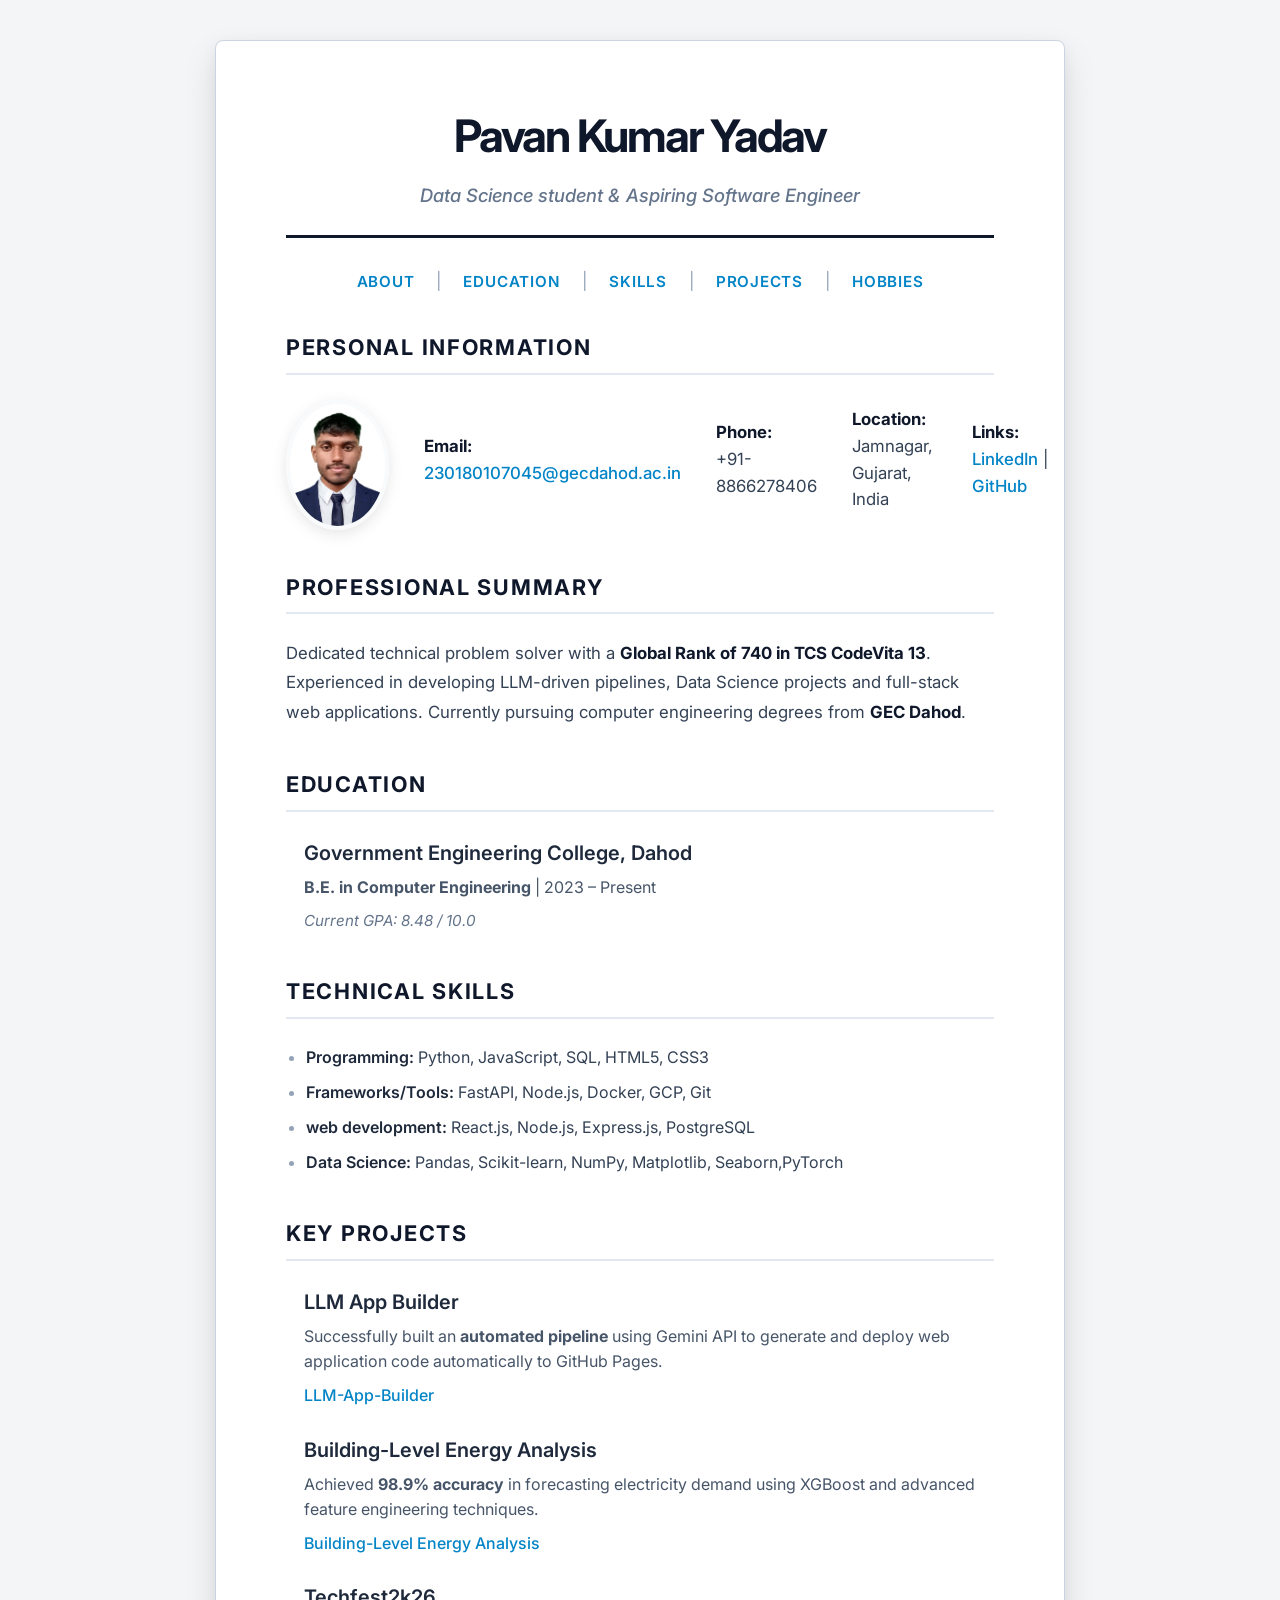
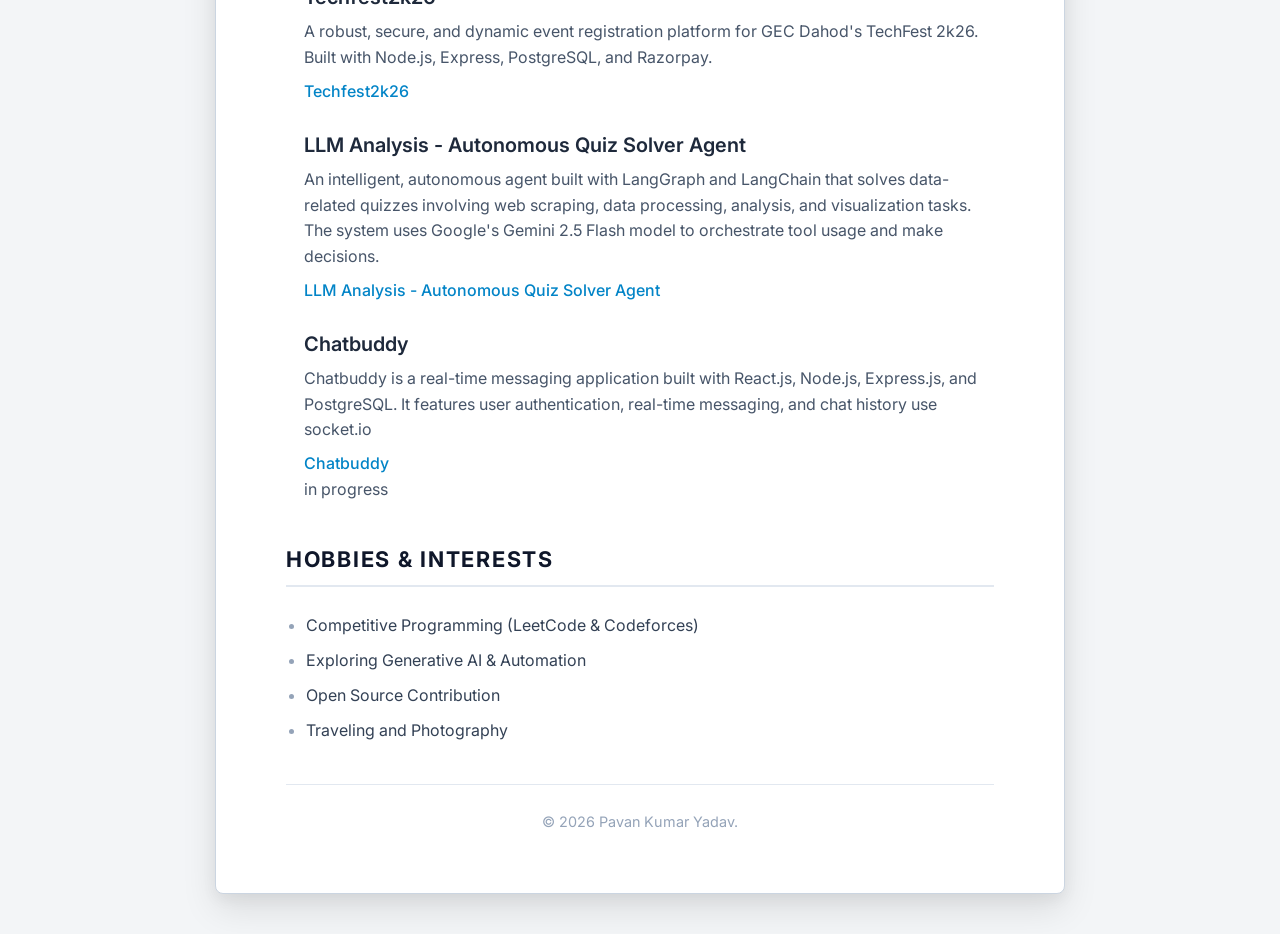
<file: exp4.html>
<!DOCTYPE html>
<html lang="en">

<head>

    <title>Professional Resume - Pavan Kumar Yadav</title>
    <link rel="stylesheet" href="exp4.css">
</head>


<body>

    <header>
        <h1>Pavan Kumar Yadav</h1>
        <p><em>Data Science student & Aspiring Software Engineer</em></p>
    </header>

    <nav>
        <a href="#about">About</a> |
        <a href="#education">Education</a> |
        <a href="#skills">Skills</a> |
        <a href="#projects">Projects</a> |
        <a href="#hobbies">Hobbies</a>
    </nav>
    <hr>
    <section id="about">
        <legend><u>Personal Information</u></legend>
        <div>
            <img src="pavan.jpg" alt="Pavan Kumar Yadav Profile" width="120">
            <p><strong>Email:</strong> <a href="mailto:230180107045@gecdahod.ac.in">230180107045@gecdahod.ac.in</a></p>
            <p><strong>Phone:</strong> +91-8866278406</p>
            <p><strong>Location:</strong> Jamnagar, Gujarat, India</p>
            <p><strong>Links:</strong>
                <a href="https://linkedin.com/in/pavan-kumar-yadav-634904363/">LinkedIn</a> |
                <a href="https://github.com/PAVAN2005-LAB">GitHub</a>
            </p>
        </div>

    </section>

    <section id="summary">
        <legend>Professional Summary</legend>
        <p>Dedicated technical problem solver with a <strong>Global Rank of 740 in TCS CodeVita 13</strong>.
            Experienced in developing LLM-driven pipelines, Data Science projects and full-stack web applications.
            Currently pursuing
            computer engineering degrees from <strong>GEC Dahod</strong>.</p>
    </section>

    <section id="education">
        <legend>Education</legend>
        <article>
            <h3>Government Engineering College, Dahod</h3>
            <p><strong>B.E. in Computer Engineering</strong> | 2023 – Present</p>
            <p><em>Current GPA: 8.48 / 10.0</em></p>
        </article>
    </section>

    <section id="skills">
        <legend>Technical Skills</legend>
        <ul>
            <li><strong>Programming:</strong> Python, JavaScript, SQL, HTML5, CSS3</li>
            <li><strong>Frameworks/Tools:</strong> FastAPI, Node.js, Docker, GCP, Git</li>
            <li><strong>web development:</strong> React.js, Node.js, Express.js, PostgreSQL</li>
            <li><strong>Data Science:</strong> Pandas, Scikit-learn, NumPy, Matplotlib, Seaborn,PyTorch</li>
        </ul>
    </section>

    <section id="projects">
        <legend>Key Projects</legend>
        <article>
            <h3>LLM App Builder</h3>
            <p>Successfully built an <strong>automated pipeline</strong> using Gemini API to generate and deploy
                web application code automatically to GitHub Pages.</p>
            <a href="https://github.com/PAVAN2005-LAB/TDS_P1_SEP_2025">LLM-App-Builder</a>
        </article>
        <article>
            <h3>Building-Level Energy Analysis</h3>
            <p>Achieved <strong>98.9% accuracy</strong> in forecasting electricity demand using XGBoost and
                advanced feature engineering techniques.</p>
            <a href="https://github.com/PAVAN2005-LAB/Energy_Consumption_Analysis">Building-Level Energy Analysis</a>
        </article>
        <article>
            <h3>Techfest2k26</h3>
            <p>A robust, secure, and dynamic event registration platform for GEC Dahod's TechFest 2k26.
                Built with Node.js, Express, PostgreSQL, and Razorpay.</p>
            <a href="https://github.com/PAVAN2005-LAB/Techfest2k26">Techfest2k26</a>
        </article>
        <article>
            <h3>LLM Analysis - Autonomous Quiz Solver Agent</h3>
            <p>An intelligent, autonomous agent built with LangGraph and LangChain that solves data-related quizzes
                involving web scraping, data processing, analysis, and visualization tasks.
                The system uses Google's Gemini 2.5 Flash model to orchestrate tool usage and make decisions.</p>
            <a href="https://github.com/PAVAN2005-LAB/TDS_P2_SEP_2025">LLM Analysis - Autonomous Quiz Solver Agent</a>
        </article>
        <article>
            <h3>Chatbuddy</h3>
            <p>Chatbuddy is a real-time messaging application built with React.js, Node.js, Express.js, and PostgreSQL.
                It features user authentication, real-time messaging, and chat history use socket.io </p>
            <a href="#">Chatbuddy</a>
            <p align="left">in progress</p>
        </article>
    </section>

    <section id="hobbies">
        <legend>Hobbies & Interests</legend>
        <ul>
            <li>Competitive Programming (LeetCode & Codeforces)</li>
            <li>Exploring Generative AI & Automation</li>
            <li>Open Source Contribution</li>
            <li>Traveling and Photography</li>
        </ul>
    </section>

    <footer>
        <p>&copy; 2026 Pavan Kumar Yadav. </p>
    </footer>

</body>

</html>
</file>
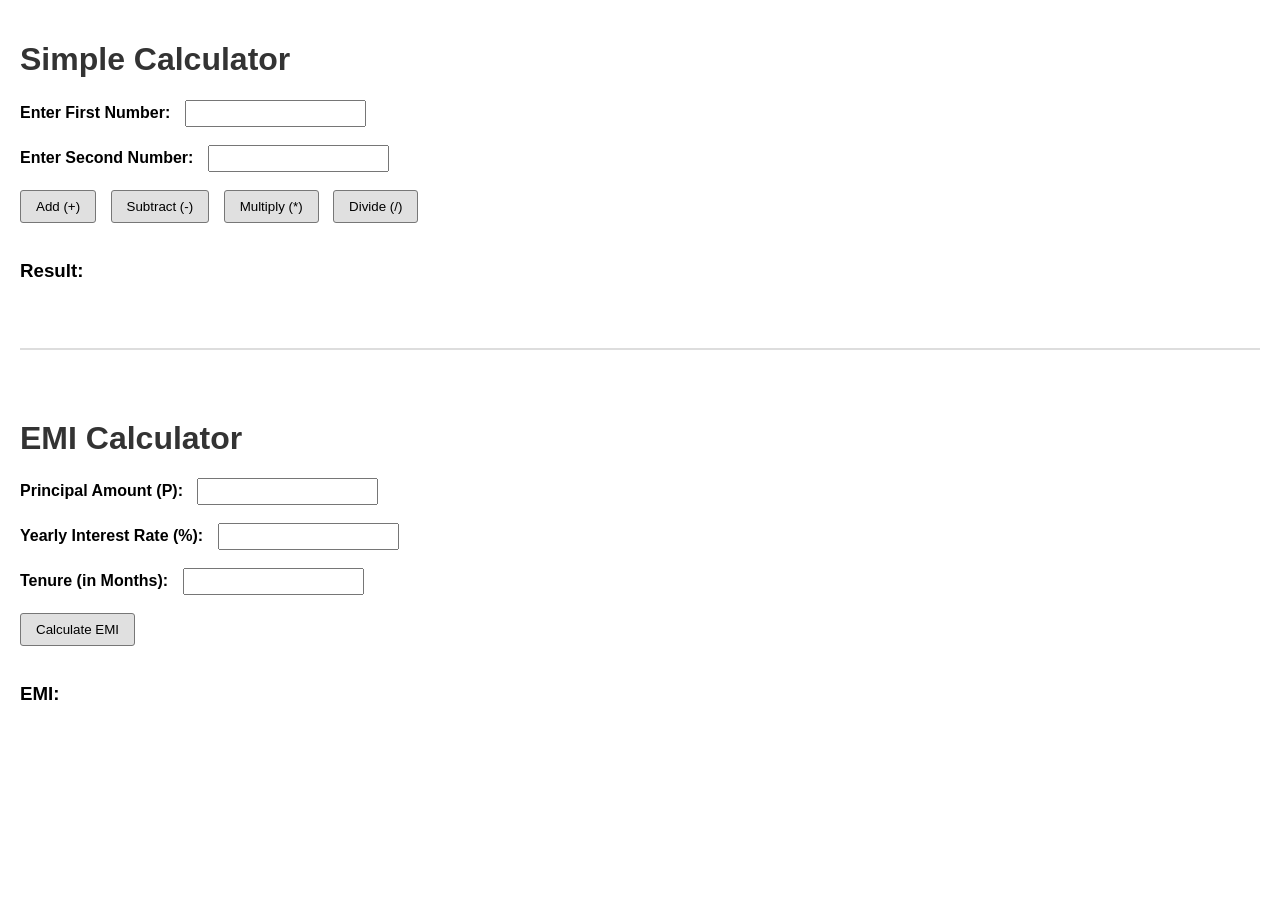
<file: exp6.html>
<!DOCTYPE html>
<html lang="en">
<head>
    <meta charset="UTF-8">
    <title>Basic Calculators</title>
    <link rel="stylesheet" href="exp6.css">
</head>
<body>

    <h1>Simple Calculator</h1>
    
    <label>Enter First Number:</label>
    <input type="number" id="num1"><br><br>
    
    <label>Enter Second Number:</label>
    <input type="number" id="num2"><br><br>
    
    <button onclick="add()">Add (+)</button>
    <button onclick="subtract()">Subtract (-)</button>
    <button onclick="multiply()">Multiply (*)</button>
    <button onclick="divide()">Divide (/)</button>
    <br><br>
    <h3 id="calc-result">Result: </h3>
    
    <br>
    <hr>
    <br>

    <h1>EMI Calculator</h1>
    
    <label>Principal Amount (P):</label>
    <input type="number" id="principal"><br><br>
    
    <label>Yearly Interest Rate (%):</label>
    <input type="number" id="rate"><br><br>
    
    <label>Tenure (in Months):</label>
    <input type="number" id="tenure"><br><br>
    
    <button onclick="calculateEMI()">Calculate EMI</button>
    <br><br>
    <h3 id="emi-result">EMI: </h3>

    <script src="exp6.js"></script>
</body>
</html>
</file>
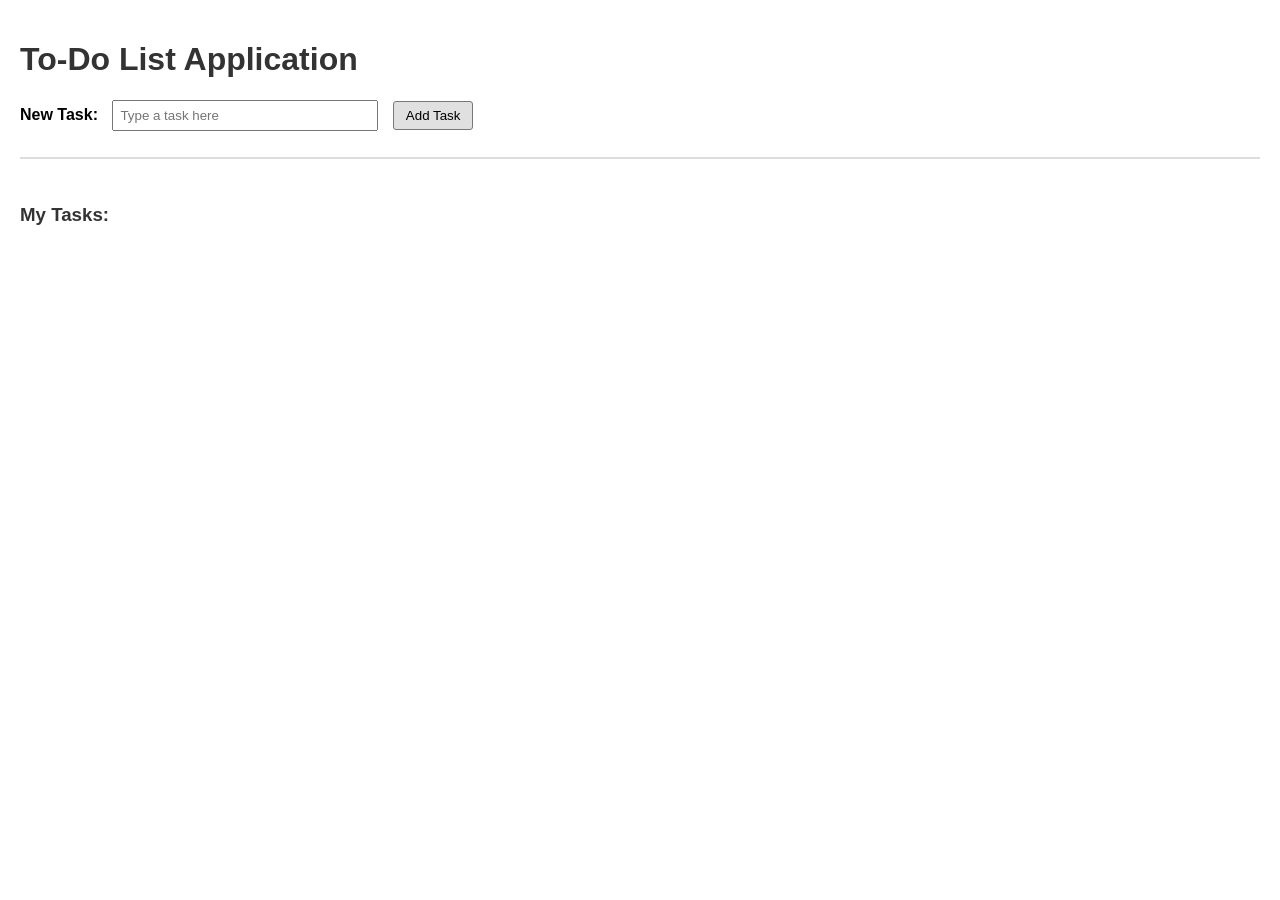
<file: exp7.html>
<!DOCTYPE html>
<html lang="en">
<head>
    <meta charset="UTF-8">
    <title>To-Do List</title>
    <link rel="stylesheet" href="exp7.css">
</head>
<body>

    <h1>To-Do List Application</h1>
    
    <label>New Task:</label>
    <input type="text" id="taskInput" placeholder="Type a task here">
    
    <button onclick="addTask()">Add Task</button>
    
    <br><br><hr><br>
    
    <h3>My Tasks:</h3>
    <!-- The UL where tasks go -->
    <ul id="taskList">
        <!-- New items will be added here using JavaScript DOM -->
    </ul>

    <script src="exp7.js"></script>
</body>
</html>
</file>
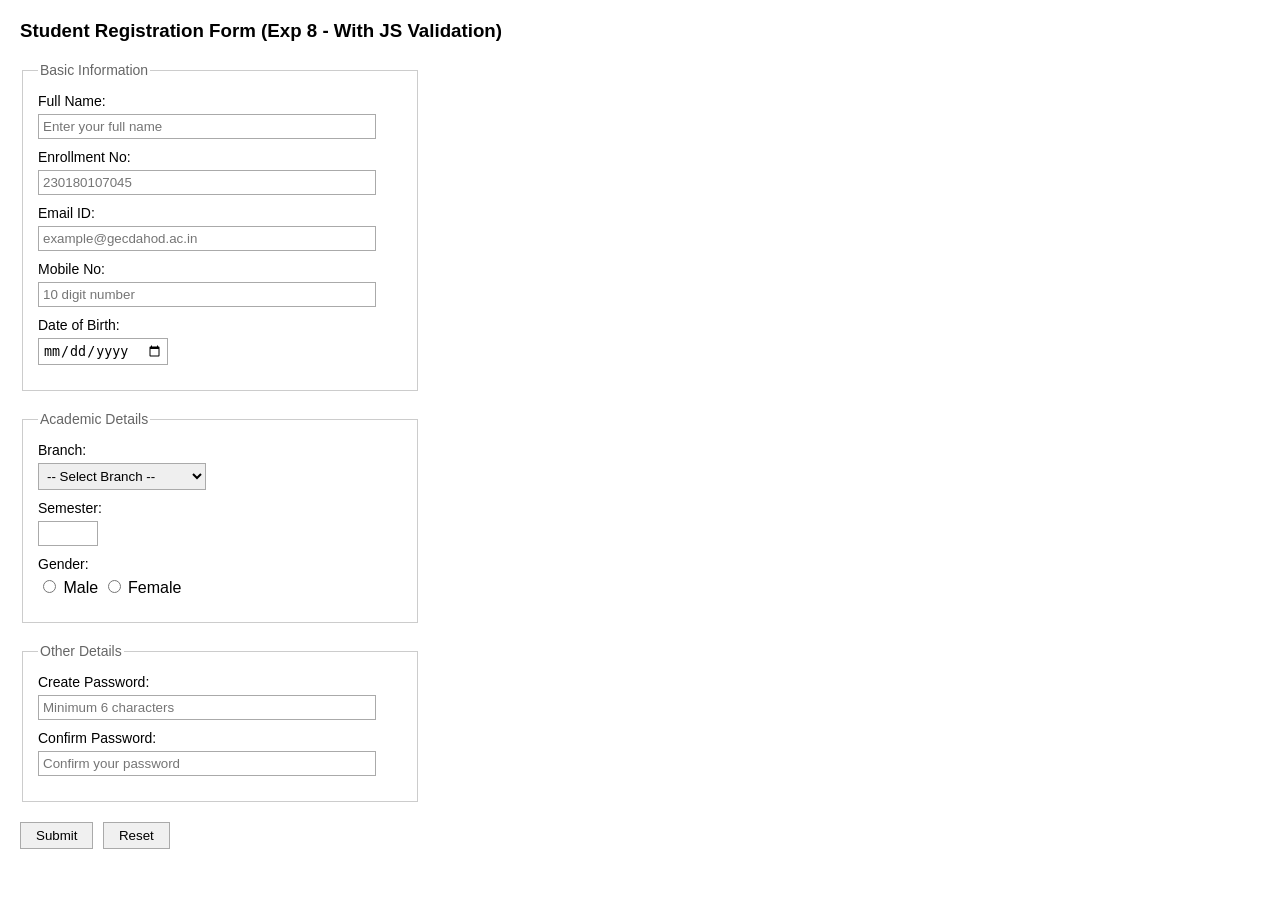
<file: exp8.html>
<!DOCTYPE html>
<html lang="en">

<head>
    <meta charset="UTF-8">
    <title>Registration Form Validation (Exp 8)</title>
    <style>
        .error-msg {
            color: red;
            font-size: 12px;
            display: block;
            margin-top: 3px;
        }
    </style>
</head>

<body style="font-family: Arial, sans-serif; margin: 20px;">

    <h3 style="margin-bottom: 20px;">Student Registration Form (Exp 8 - With JS Validation)</h3>

    <!-- 'return validateForm()' stops the submission if validation fails -->
    <form action="#" method="post" style="width: 400px;" onsubmit="return validateForm()">

        <!-- Basic Information Section -->
        <fieldset style="border: 1px solid #ccc; padding: 15px; margin-bottom: 20px;">
            <legend style="color: #666; font-size: 14px;">Basic Information</legend>

            <div style="margin-bottom: 10px;">
                <label for="fullName" style="display: block; font-size: 14px; margin-bottom: 5px;">Full Name:</label>
                <input type="text" id="fullName" name="fullName" placeholder="Enter your full name" required style="width: 90%; padding: 4px; border: 1px solid #aaa;">
            </div>
            
            <div style="margin-bottom: 10px;">
                <label for="enrollmentNo" style="display: block; font-size: 14px; margin-bottom: 5px;">Enrollment No:</label>
                <input type="text" id="enrollmentNo" name="enrollmentNo" placeholder="230180107045" required style="width: 90%; padding: 4px; border: 1px solid #aaa;">
            </div>

            <div style="margin-bottom: 10px;">
                <label for="email" style="display: block; font-size: 14px; margin-bottom: 5px;">Email ID:</label>
                <input type="text" id="email" name="email" placeholder="example@gecdahod.ac.in" style="width: 90%; padding: 4px; border: 1px solid #aaa;">
                <!-- Error Message span for Email -->
                <span id="emailError" class="error-msg"></span>
            </div>

            <div style="margin-bottom: 10px;">
                <label for="mobileNo" style="display: block; font-size: 14px; margin-bottom: 5px;">Mobile No:</label>
                <input type="text" id="mobileNo" name="mobileNo" placeholder="10 digit number" style="width: 90%; padding: 4px; border: 1px solid #aaa;">
                <!-- Error Message span for Mobile -->
                <span id="mobileError" class="error-msg"></span>
            </div>

            <div style="margin-bottom: 10px;">
                <label for="dob" style="display: block; font-size: 14px; margin-bottom: 5px;">Date of Birth:</label>
                <input type="date" id="dob" name="dob" style="padding: 4px; border: 1px solid #aaa;">
            </div>
        </fieldset>

        <!-- Academic Details Section -->
        <fieldset style="border: 1px solid #ccc; padding: 15px; margin-bottom: 20px;">
            <legend style="color: #666; font-size: 14px;">Academic Details</legend>

            <div style="margin-bottom: 10px;">
                <label for="branch" style="display: block; font-size: 14px; margin-bottom: 5px;">Branch:</label>
                <select id="branch" name="branch" style="padding: 4px; border: 1px solid #aaa;">
                    <option value="">-- Select Branch --</option>
                    <option value="cs">Computer Science</option>
                    <option value="it">Information Technology</option>
                </select>
            </div>

            <div style="margin-bottom: 10px;">
                <label for="semester" style="display: block; font-size: 14px; margin-bottom: 5px;">Semester:</label>
                <input type="number" id="semester" name="semester" min="1" max="8" style="width: 50px; padding: 4px; border: 1px solid #aaa;">
            </div>

            <div style="margin-bottom: 10px;">
                <label style="display: block; font-size: 14px; margin-bottom: 5px;">Gender:</label>
                <input type="radio" id="male" name="gender" value="male"> Male
                <input type="radio" id="female" name="gender" value="female"> Female
            </div>
        </fieldset>

        <!-- Other Details Section -->
        <fieldset style="border: 1px solid #ccc; padding: 15px; margin-bottom: 20px;">
            <legend style="color: #666; font-size: 14px;">Other Details</legend>

            <div style="margin-bottom: 10px;">
                <label for="password" style="display: block; font-size: 14px; margin-bottom: 5px;">Create Password:</label>
                <input type="password" id="password" name="password" placeholder="Minimum 6 characters" style="width: 90%; padding: 4px; border: 1px solid #aaa;">
                <!-- Error Message span for Password -->
                <span id="passwordError" class="error-msg"></span>
            </div>

            <div style="margin-bottom: 10px;">
                <label for="confirmPassword" style="display: block; font-size: 14px; margin-bottom: 5px;">Confirm Password:</label>
                <input type="password" id="confirmPassword" name="confirmPassword" placeholder="Confirm your password" style="width: 90%; padding: 4px; border: 1px solid #aaa;">
            </div>
        </fieldset>

        <div style="margin-top: 10px;">
            <button type="submit" style="padding: 5px 15px; border: 1px solid #aaa; background-color: #f0f0f0; cursor: pointer; margin-right: 5px;">Submit</button>
            <button type="reset" style="padding: 5px 15px; border: 1px solid #aaa; background-color: #f0f0f0; cursor: pointer;">Reset</button>
        </div>

    </form>

    <script src="exp8.js"></script>
</body>

</html>
</file>
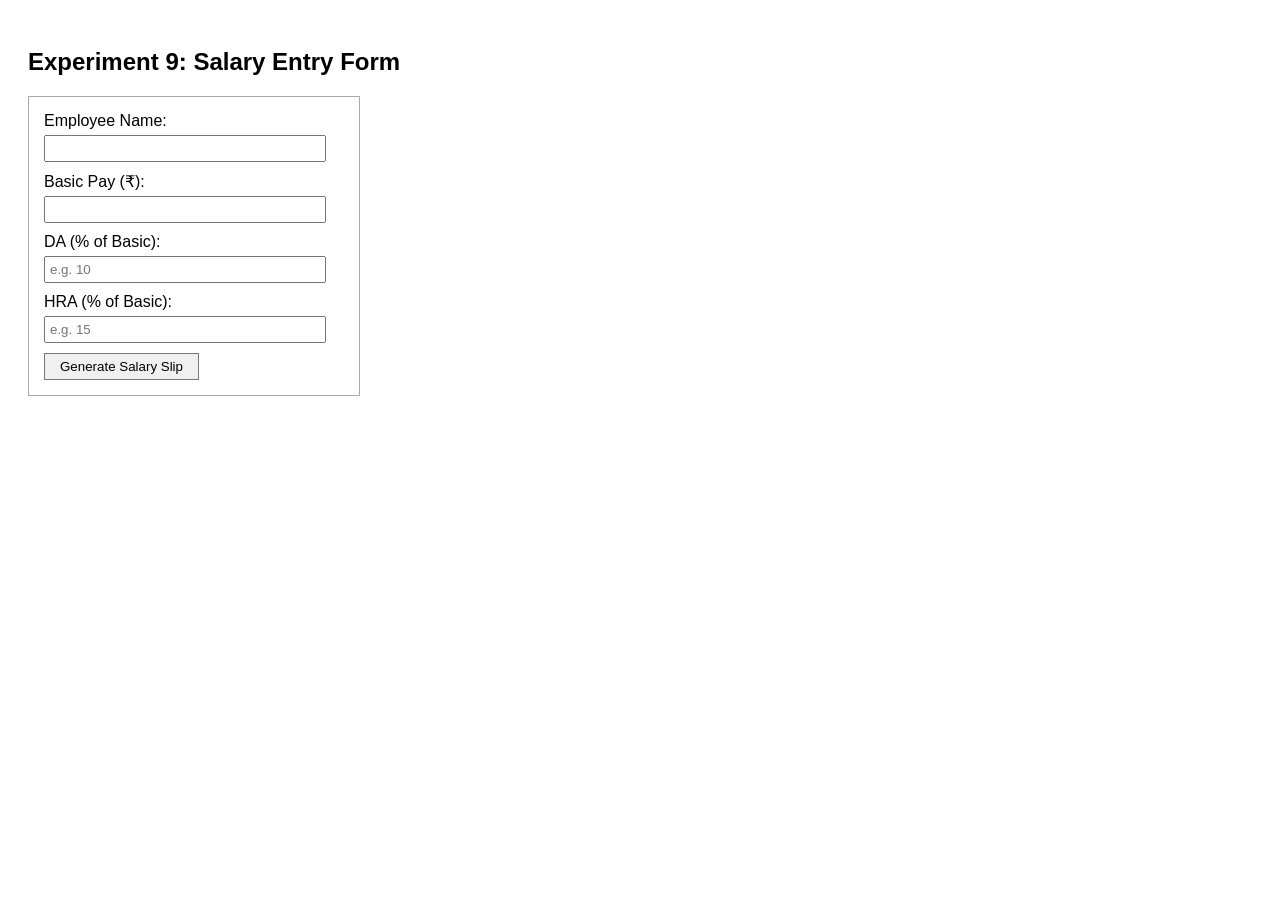
<file: exp9.html>
<!DOCTYPE html>
<html lang="en">
<head>
    <meta charset="UTF-8">
    <title>Exp 9 - Salary Slip Generator Form</title>
</head>
<body style="font-family: Arial, sans-serif; padding: 20px;">

    <h2>Experiment 9: Salary Entry Form</h2>
    
    <!-- Submit form to the PHP processing file -->
    <form action="exp9.php" method="post" style="width: 300px; padding: 15px; border: 1px solid #aaa;">
        
        <label>Employee Name:</label><br>
        <input type="text" name="emp_name" required style="width: 90%; padding: 4px; margin-top: 5px; margin-bottom: 10px;"><br>
        
        <label>Basic Pay (₹):</label><br>
        <input type="number" name="basic_pay" required min="0" style="width: 90%; padding: 4px; margin-top: 5px; margin-bottom: 10px;"><br>
        
        <label>DA (% of Basic):</label><br>
        <input type="number" name="da_percent" placeholder="e.g. 10" required min="0" style="width: 90%; padding: 4px; margin-top: 5px; margin-bottom: 10px;"><br>
        
        <label>HRA (% of Basic):</label><br>
        <input type="number" name="hra_percent" placeholder="e.g. 15" required min="0" style="width: 90%; padding: 4px; margin-top: 5px; margin-bottom: 10px;"><br>
        
        <button type="submit" style="padding: 5px 15px; cursor: pointer; background-color: #f0f0f0; border: 1px solid #777;">Generate Salary Slip</button>
    
    </form>

</body>
</html>
</file>
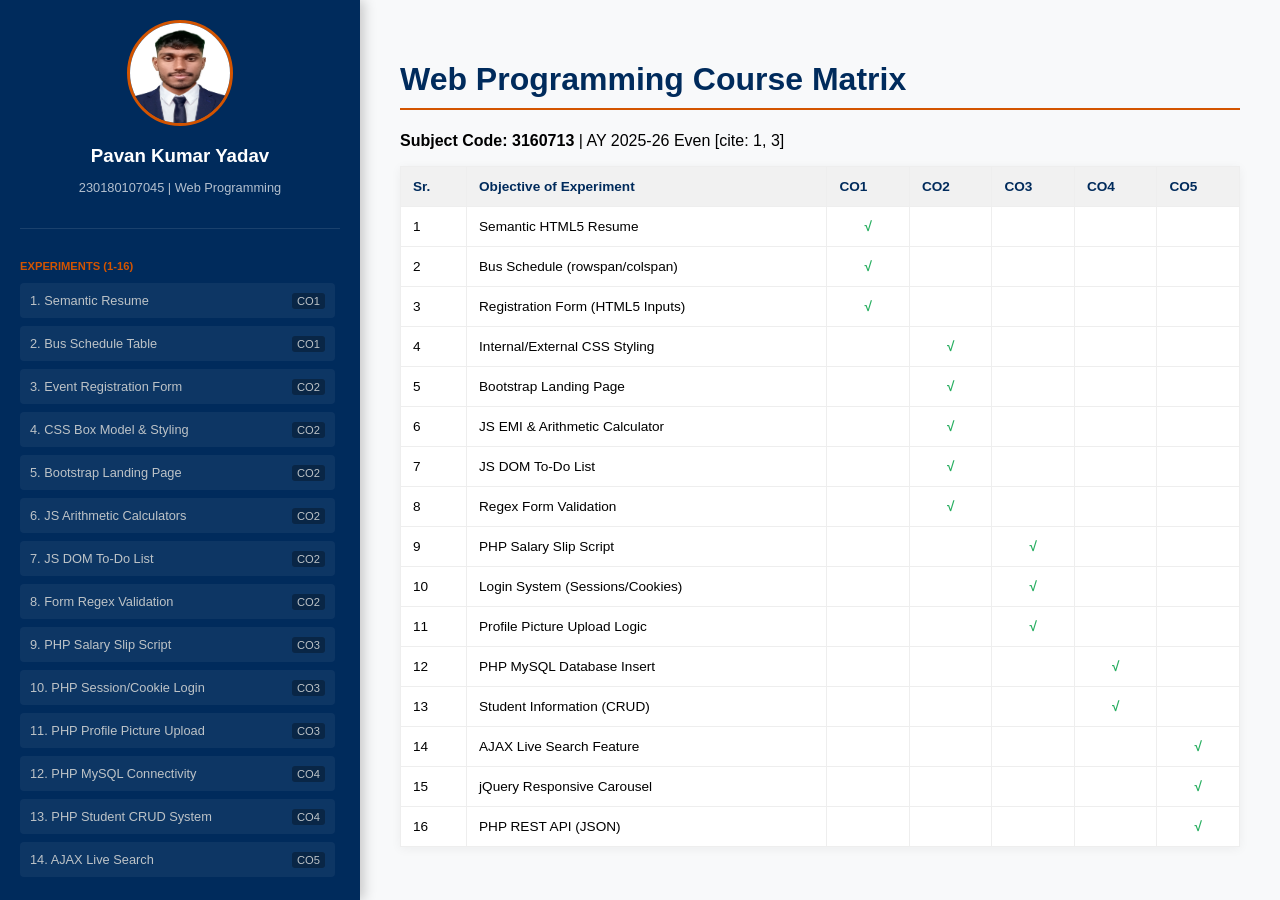
<file: new_home_page.html>
<!DOCTYPE html>
<html lang="en">

<head>
    <meta charset="UTF-8">
    <meta name="viewport" content="width=device-width, initial-scale=1.0">
    <title>Web Programming Dashboard | Pavan Kumar Yadav</title>
    <style>
        :root {
            --sidebar-blue: #002b5c;
            --accent: #d35400;
            --light-bg: #f8f9fa;
        }

        body {
            font-family: 'Segoe UI', sans-serif;
            margin: 0;
            display: flex;
            height: 100vh;
            background-color: var(--light-bg);
        }

        /* Sidebar with Scrollable Navigation */
        aside {
            width: 320px;
            background-color: var(--sidebar-blue);
            color: white;
            padding: 20px;
            display: flex;
            flex-direction: column;
            box-shadow: 4px 0 12px rgba(0, 0, 0, 0.2);
        }

        .profile-card {
            text-align: center;
            padding-bottom: 20px;
            border-bottom: 1px solid rgba(255, 255, 255, 0.1);
            margin-bottom: 20px;
        }

        .profile-card img {
            width: 100px;
            height: 100px;
            border-radius: 50%;
            border: 3px solid var(--accent);
            margin-bottom: 10px;
        }

        nav {
            overflow-y: auto;
            /* Enables scrolling for the 16 links */
            flex-grow: 1;
            padding-right: 5px;
        }

        nav::-webkit-scrollbar {
            width: 5px;
        }

        nav::-webkit-scrollbar-thumb {
            background: rgba(255, 255, 255, 0.2);
            border-radius: 10px;
        }

        nav ul {
            list-style: none;
            padding: 0;
            margin: 0;
        }

        nav li {
            margin-bottom: 8px;
        }

        nav a {
            color: #bdc3c7;
            text-decoration: none;
            font-size: 0.8rem;
            display: block;
            padding: 10px;
            background: rgba(255, 255, 255, 0.05);
            border-radius: 4px;
            transition: 0.2s;
        }

        nav a:hover {
            background: var(--accent);
            color: white;
            transform: translateX(5px);
        }

        .co-tag {
            float: right;
            font-size: 0.7rem;
            background: rgba(0, 0, 0, 0.3);
            padding: 2px 5px;
            border-radius: 3px;
        }

        /* Main Content */
        main {
            flex: 1;
            padding: 40px;
            overflow-y: auto;
        }

        h1 {
            color: var(--sidebar-blue);
            border-bottom: 2px solid var(--accent);
            padding-bottom: 10px;
        }

        table {
            width: 100%;
            border-collapse: collapse;
            background: white;
            box-shadow: 0 2px 10px rgba(0, 0, 0, 0.05);
        }

        th,
        td {
            padding: 12px;
            border: 1px solid #eee;
            font-size: 0.85rem;
            text-align: left;
        }

        th {
            background: #f1f1f1;
            color: var(--sidebar-blue);
        }

        .tick {
            color: #27ae60;
            font-weight: bold;
            text-align: center;
        }
    </style>
</head>

<body>

    <aside>
        <div class="profile-card">
            <img src="pavan.jpg" alt="Pavan Yadav">
            <h3 style="margin:5px 0;">Pavan Kumar Yadav</h3>
            <p style="font-size:0.8rem; opacity:0.7;">230180107045 | Web Programming</p>
        </div>

        <nav>
            <p style="color:var(--accent); font-weight:bold; font-size:0.7rem; text-transform:uppercase;">Experiments
                (1-16)</p>
            <ul>
                <li><a href="exp1.html">1. Semantic Resume <span class="co-tag">CO1</span></a></li>
                <li><a href="exp2.html">2. Bus Schedule Table <span class="co-tag">CO1</span></a></li>
                <li><a href="exp3.html">3. Event Registration Form <span class="co-tag">CO2</span></a></li>
                <li><a href="exp4.html">4. CSS Box Model & Styling <span class="co-tag">CO2</span></a></li>
                <li><a href="exp5.html">5. Bootstrap Landing Page <span class="co-tag">CO2</span></a></li>
                <li><a href="exp6.html">6. JS Arithmetic Calculators <span class="co-tag">CO2</span></a></li>
                <li><a href="exp7.html">7. JS DOM To-Do List <span class="co-tag">CO2</span></a></li>
                <li><a href="exp8.html">8. Form Regex Validation <span class="co-tag">CO2</span></a></li>
                <li><a href="exp9.html">9. PHP Salary Slip Script <span class="co-tag">CO3</span></a></li>
                <li><a href="exp10.html">10. PHP Session/Cookie Login <span class="co-tag">CO3</span></a></li>
                <li><a href="exp11.html">11. PHP Profile Picture Upload <span class="co-tag">CO3</span></a></li>
                <li><a href="exp12.html">12. PHP MySQL Connectivity <span class="co-tag">CO4</span></a></li>
                <li><a href="exp13.html">13. PHP Student CRUD System <span class="co-tag">CO4</span></a></li>
                <li><a href="exp14.html">14. AJAX Live Search <span class="co-tag">CO5</span></a></li>
                <li><a href="exp15.html">15. jQuery Image Carousel <span class="co-tag">CO5</span></a></li>
                <li><a href="exp16.html">16. PHP REST API (JSON) <span class="co-tag">CO5</span></a></li>
            </ul>
        </nav>
    </aside>

    <main>
        <h1>Web Programming Course Matrix</h1>
        <p><strong>Subject Code: 3160713</strong> | AY 2025-26 Even [cite: 1, 3]</p>

        <table>
            <thead>
                <tr>
                    <th>Sr.</th>
                    <th>Objective of Experiment</th>
                    <th>CO1</th>
                    <th>CO2</th>
                    <th>CO3</th>
                    <th>CO4</th>
                    <th>CO5</th>
                </tr>
            </thead>
            <tbody>
                <tr>
                    <td>1</td>
                    <td>Semantic HTML5 Resume </td>
                    <td class="tick">√</td>
                    <td></td>
                    <td></td>
                    <td></td>
                    <td></td>
                </tr>
                <tr>
                    <td>2</td>
                    <td>Bus Schedule (rowspan/colspan) </td>
                    <td class="tick">√</td>
                    <td></td>
                    <td></td>
                    <td></td>
                    <td></td>
                </tr>
                <tr>
                    <td>3</td>
                    <td>Registration Form (HTML5 Inputs) </td>
                    <td class="tick">√</td>
                    <td></td>
                    <td></td>
                    <td></td>
                    <td></td>
                </tr>
                <tr>
                    <td>4</td>
                    <td>Internal/External CSS Styling </td>
                    <td></td>
                    <td class="tick">√</td>
                    <td></td>
                    <td></td>
                    <td></td>
                </tr>
                <tr>
                    <td>5</td>
                    <td>Bootstrap Landing Page </td>
                    <td></td>
                    <td class="tick">√</td>
                    <td></td>
                    <td></td>
                    <td></td>
                </tr>
                <tr>
                    <td>6</td>
                    <td>JS EMI & Arithmetic Calculator </td>
                    <td></td>
                    <td class="tick">√</td>
                    <td></td>
                    <td></td>
                    <td></td>
                </tr>
                <tr>
                    <td>7</td>
                    <td>JS DOM To-Do List </td>
                    <td></td>
                    <td class="tick">√</td>
                    <td></td>
                    <td></td>
                    <td></td>
                </tr>
                <tr>
                    <td>8</td>
                    <td>Regex Form Validation </td>
                    <td></td>
                    <td class="tick">√</td>
                    <td></td>
                    <td></td>
                    <td></td>
                </tr>
                <tr>
                    <td>9</td>
                    <td>PHP Salary Slip Script </td>
                    <td></td>
                    <td></td>
                    <td class="tick">√</td>
                    <td></td>
                    <td></td>
                </tr>
                <tr>
                    <td>10</td>
                    <td>Login System (Sessions/Cookies) </td>
                    <td></td>
                    <td></td>
                    <td class="tick">√</td>
                    <td></td>
                    <td></td>
                </tr>
                <tr>
                    <td>11</td>
                    <td>Profile Picture Upload Logic </td>
                    <td></td>
                    <td></td>
                    <td class="tick">√</td>
                    <td></td>
                    <td></td>
                </tr>
                <tr>
                    <td>12</td>
                    <td>PHP MySQL Database Insert </td>
                    <td></td>
                    <td></td>
                    <td></td>
                    <td class="tick">√</td>
                    <td></td>
                </tr>
                <tr>
                    <td>13</td>
                    <td>Student Information (CRUD) </td>
                    <td></td>
                    <td></td>
                    <td></td>
                    <td class="tick">√</td>
                    <td></td>
                </tr>
                <tr>
                    <td>14</td>
                    <td>AJAX Live Search Feature </td>
                    <td></td>
                    <td></td>
                    <td></td>
                    <td></td>
                    <td class="tick">√</td>
                </tr>
                <tr>
                    <td>15</td>
                    <td>jQuery Responsive Carousel </td>
                    <td></td>
                    <td></td>
                    <td></td>
                    <td></td>
                    <td class="tick">√</td>
                </tr>
                <tr>
                    <td>16</td>
                    <td>PHP REST API (JSON) </td>
                    <td></td>
                    <td></td>
                    <td></td>
                    <td></td>
                    <td class="tick">√</td>
                </tr>
            </tbody>
        </table>
    </main>

</body>

</html>
</file>
<file: exp4.css>
/* Import Google Fonts for professional typography */
@import url('https://fonts.googleapis.com/css2?family=Inter:wght@300;400;500;600;700&display=swap');

/* Global Reset & Base */
* {
    box-sizing: border-box;
    margin: 0;
    padding: 0;
}

html {
    /* Background color of the "desk" */
    background-color: #f3f5f7;
    font-size: 16px;
}

body {
    font-family: 'Inter', "Segoe UI", Arial, sans-serif;
    line-height: 1.6;
    color: #334155;
    
    /* Layout for the "page" effect */
    background-color: #ffffff;
    max-width: 850px; /* Width of the resume */
    margin: 40px auto; /* Centered on the screen with top/bottom spacing */
    padding: 60px 70px; /* Generous internal padding */
    
    /* Border and shadow to make it look like a physical page */
    border: 1px solid #cbd5e1;
    border-radius: 8px; /* Slight rounded corners for modern vibe */
    box-shadow: 0 15px 35px rgba(0, 0, 0, 0.1), 0 5px 15px rgba(0,0,0,0.05); /* Professional shadow */
}

/* Header Section */
header {
    text-align: center;
    padding-bottom: 25px;
    border-bottom: 3px solid #0f172a;
    margin-bottom: 30px;
}

header h1 {
    font-size: 2.8rem;
    color: #0f172a;
    font-weight: 700;
    letter-spacing: -0.05em;
    margin-bottom: 8px;
}

header p {
    font-size: 1.15rem;
    color: #64748b;
    font-weight: 500;
    font-style: italic;
}

/* Navigation Links */
nav {
    text-align: center;
    margin-bottom: 35px;
    color: #94a3b8; /* Make the '|' dividers subtle */
    font-size: 1.05rem;
}

nav a {
    color: #0284c7;
    text-decoration: none;
    font-weight: 600;
    font-size: 0.95rem;
    text-transform: uppercase;
    letter-spacing: 0.05em;
    transition: all 0.2s ease;
    padding: 6px 12px;
    margin: 0 5px;
}

nav a:hover {
    color: #0369a1;
    background-color: #f0f9ff;
    border-radius: 4px;
}

hr {
    display: none; /* Hide standard hr, we'll use borders for sections */
}

/* Sections */
section {
    margin-bottom: 40px;
}

/* Legend acting as Section Titles */
legend {
    display: block;
    width: 100%;
    font-size: 1.35rem;
    font-weight: 700;
    color: #0f172a;
    text-transform: uppercase;
    letter-spacing: 0.08em;
    border-bottom: 2px solid #e2e8f0;
    padding-bottom: 8px;
    margin-bottom: 25px;
}

legend u {
    text-decoration: none; /* Remove underline, border-bottom implies heading */
}

/* About Section */
#about > div {
    display: flex;
    align-items: center;
    gap: 35px;
}

#about img {
    border-radius: 50%;
    width: 130px;
    height: 130px;
    object-fit: cover;
    border: 4px solid #f8fafc;
    box-shadow: 0 4px 15px rgba(0,0,0,0.1);
}

#about p {
    margin-bottom: 10px;
    font-size: 1.05rem;
}

#about strong {
    color: #0f172a;
    min-width: 85px;
    display: inline-block;
}

/* Experience/Projects/Education Entries */
article {
    margin-bottom: 25px;
    padding-left: 15px;
    border-left: 3px solid transparent;
    transition: border-left 0.2s ease;
}

article:hover {
    border-left: 3px solid #0ea5e9;
}

article h3 {
    font-size: 1.25rem;
    color: #1e293b;
    margin-bottom: 6px;
    font-weight: 600;
}

article p {
    margin-bottom: 8px;
    color: #475569;
}

article em {
    color: #64748b;
    font-size: 0.95rem;
}

/* Links inside text */
section a {
    color: #0284c7;
    text-decoration: none;
    font-weight: 500;
    position: relative;
    transition: color 0.2s ease;
}

section a:hover {
    color: #0369a1;
    text-decoration: underline;
}

/* Lists (Skills & Hobbies) */
ul {
    padding-left: 20px;
}

li {
    margin-bottom: 8px;
    line-height: 1.7;
}

li::marker {
    color: #94a3b8;
}

li strong {
    color: #1e293b;
    font-weight: 600;
}

/* Summary paragraph */
#summary p {
    font-size: 1.05rem;
    line-height: 1.75;
}

#summary strong {
    color: #0f172a;
}

/* Footer */
footer {
    text-align: center;
    padding-top: 25px;
    border-top: 1px solid #e2e8f0;
    color: #94a3b8;
    font-size: 0.9rem;
    margin-top: 20px;
}

/* Responsiveness for mobile screens */
@media (max-width: 768px) {
    body {
        margin: 20px 10px;
        padding: 40px 30px;
    }
    
    #about > div {
        flex-direction: column;
        text-align: center;
        gap: 20px;
    }
    
    #about strong {
        min-width: unset;
        display: inline;
    }
    
    header h1 {
        font-size: 2.2rem;
    }
}
</file>
<file: exp6.css>
body {
    font-family: Arial, sans-serif;
    background-color: #ffffff;
    color: #000000;
    padding: 20px;
    margin: 0;
}

h1 {
    color: #333333;
}

label {
    font-weight: bold;
}

input {
    margin-left: 10px;
    padding: 4px;
}

button {
    padding: 8px 15px;
    margin-right: 10px;
    cursor: pointer;
    background-color: #e0e0e0;
    border: 1px solid #777;
    border-radius: 3px;
}

button:hover {
    background-color: #cccccc;
}

hr {
    border: 1px solid #dddddd;
    margin: 30px 0;
}
</file>
<file: exp7.css>
body {
    font-family: Arial, sans-serif;
    background-color: #ffffff;
    color: #000000;
    padding: 20px;
    margin: 0;
}

h1, h3 {
    color: #333333;
}

label {
    font-weight: bold;
}

input {
    padding: 6px;
    width: 250px;
    margin-left: 10px;
}

button {
    padding: 6px 12px;
    margin-left: 10px;
    cursor: pointer;
    background-color: #e0e0e0;
    border: 1px solid #777;
    border-radius: 3px;
}

button:hover {
    background-color: #cccccc;
}

ul {
    list-style-type: square;
    padding-left: 20px;
}

li {
    margin-bottom: 12px;
    font-size: 18px;
}

hr {
    border: 1px solid #dddddd;
}
</file>
